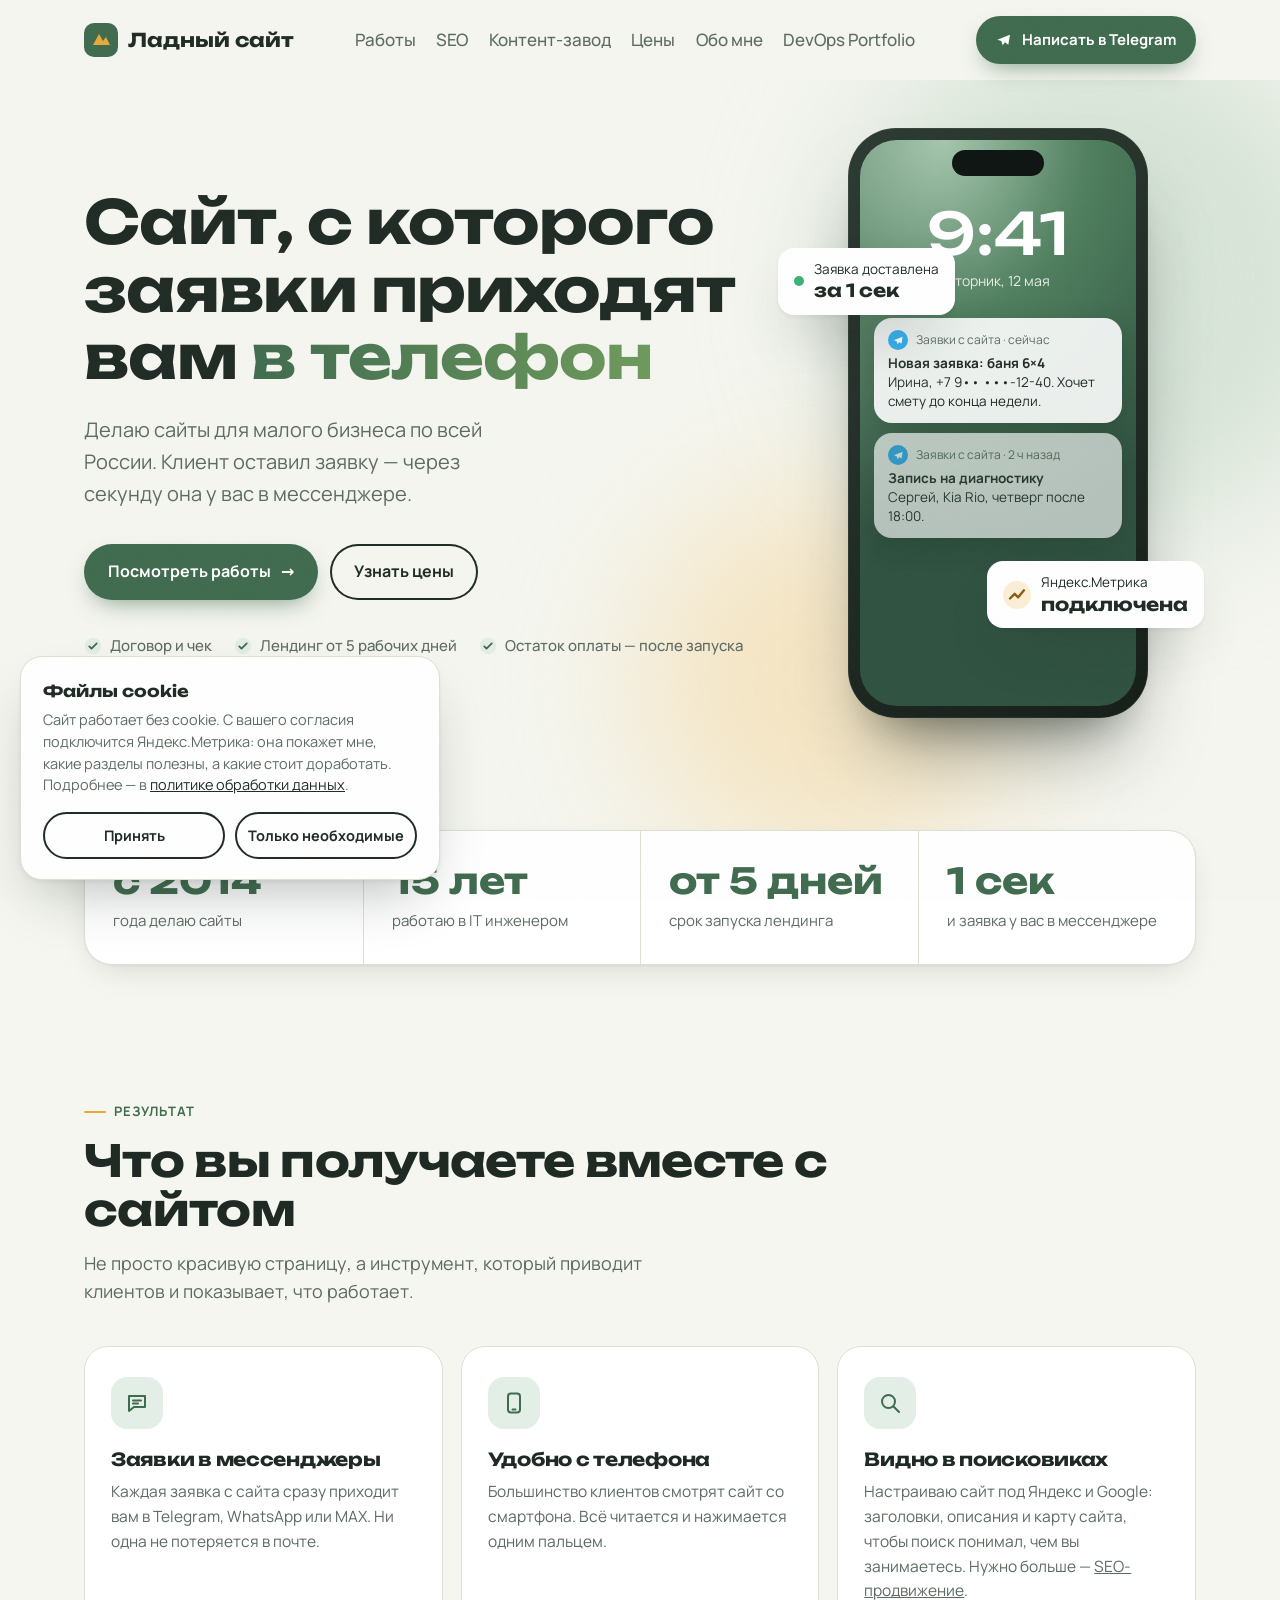
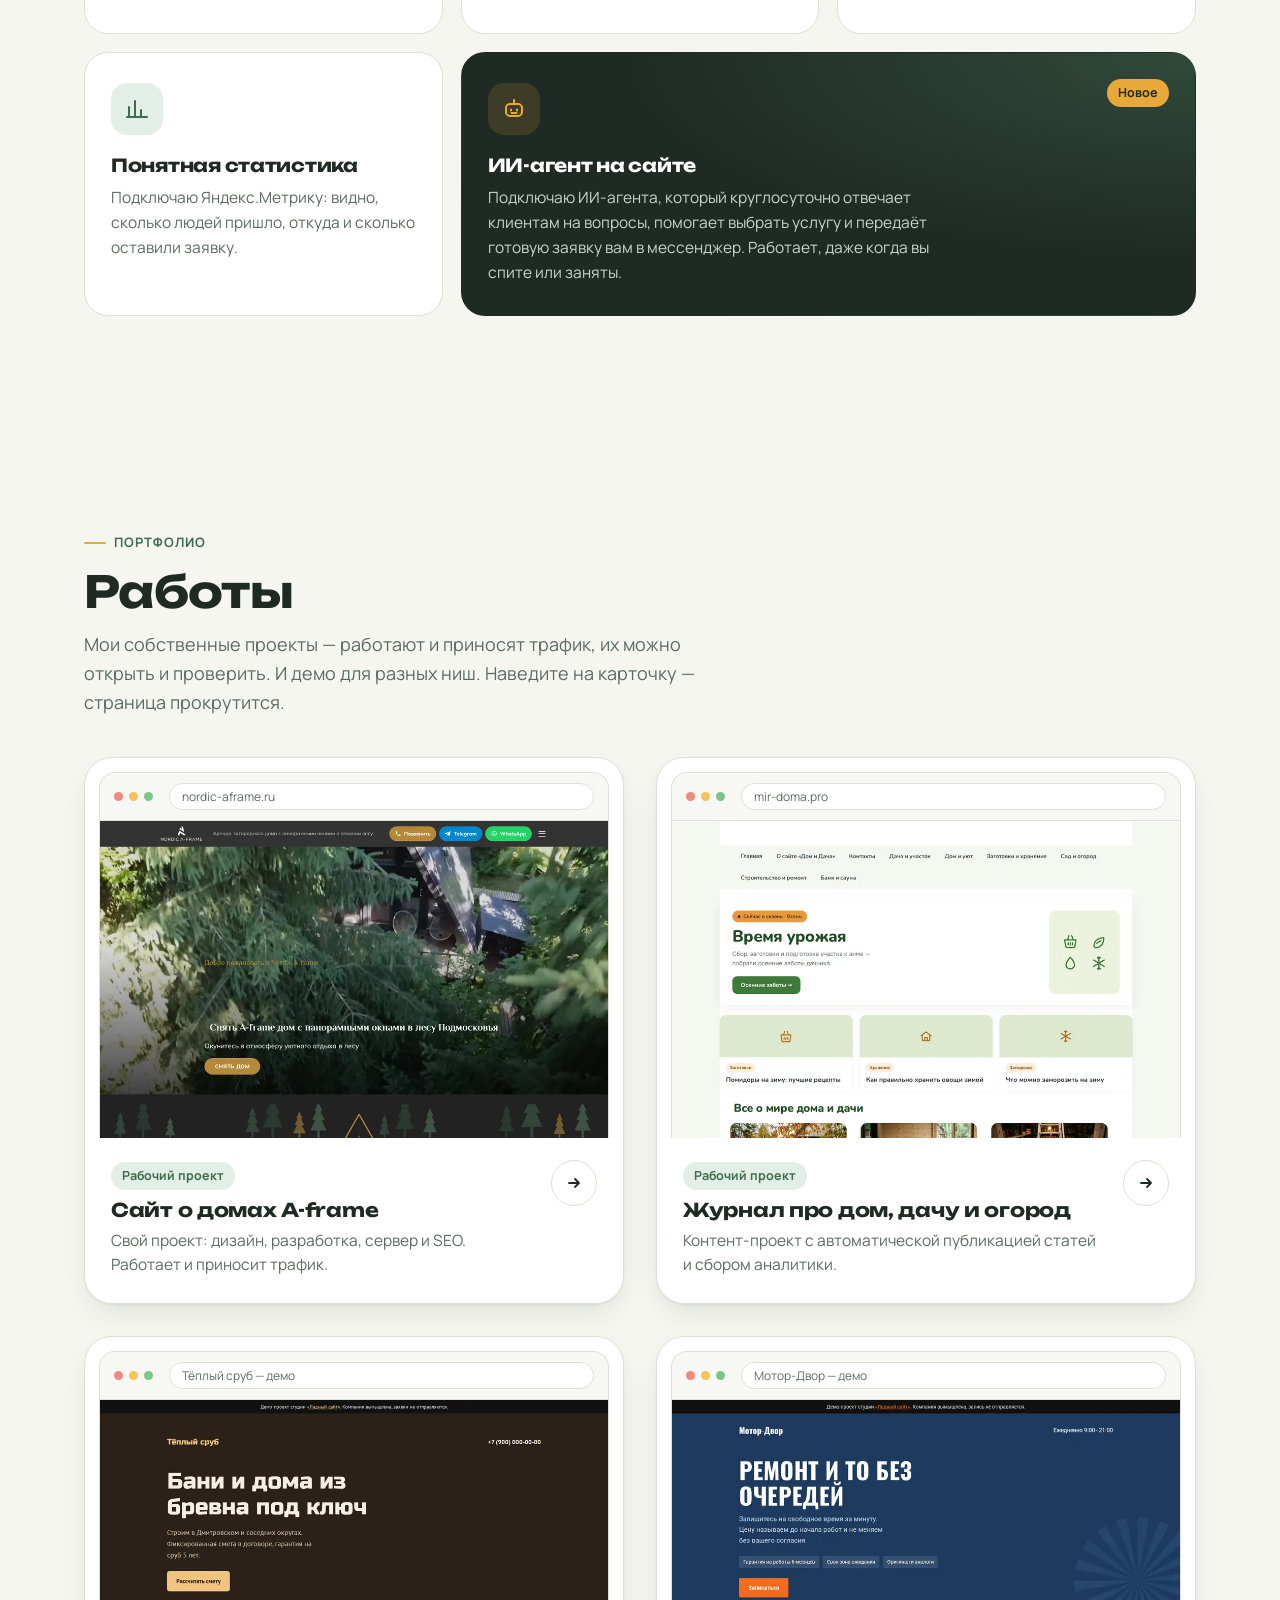
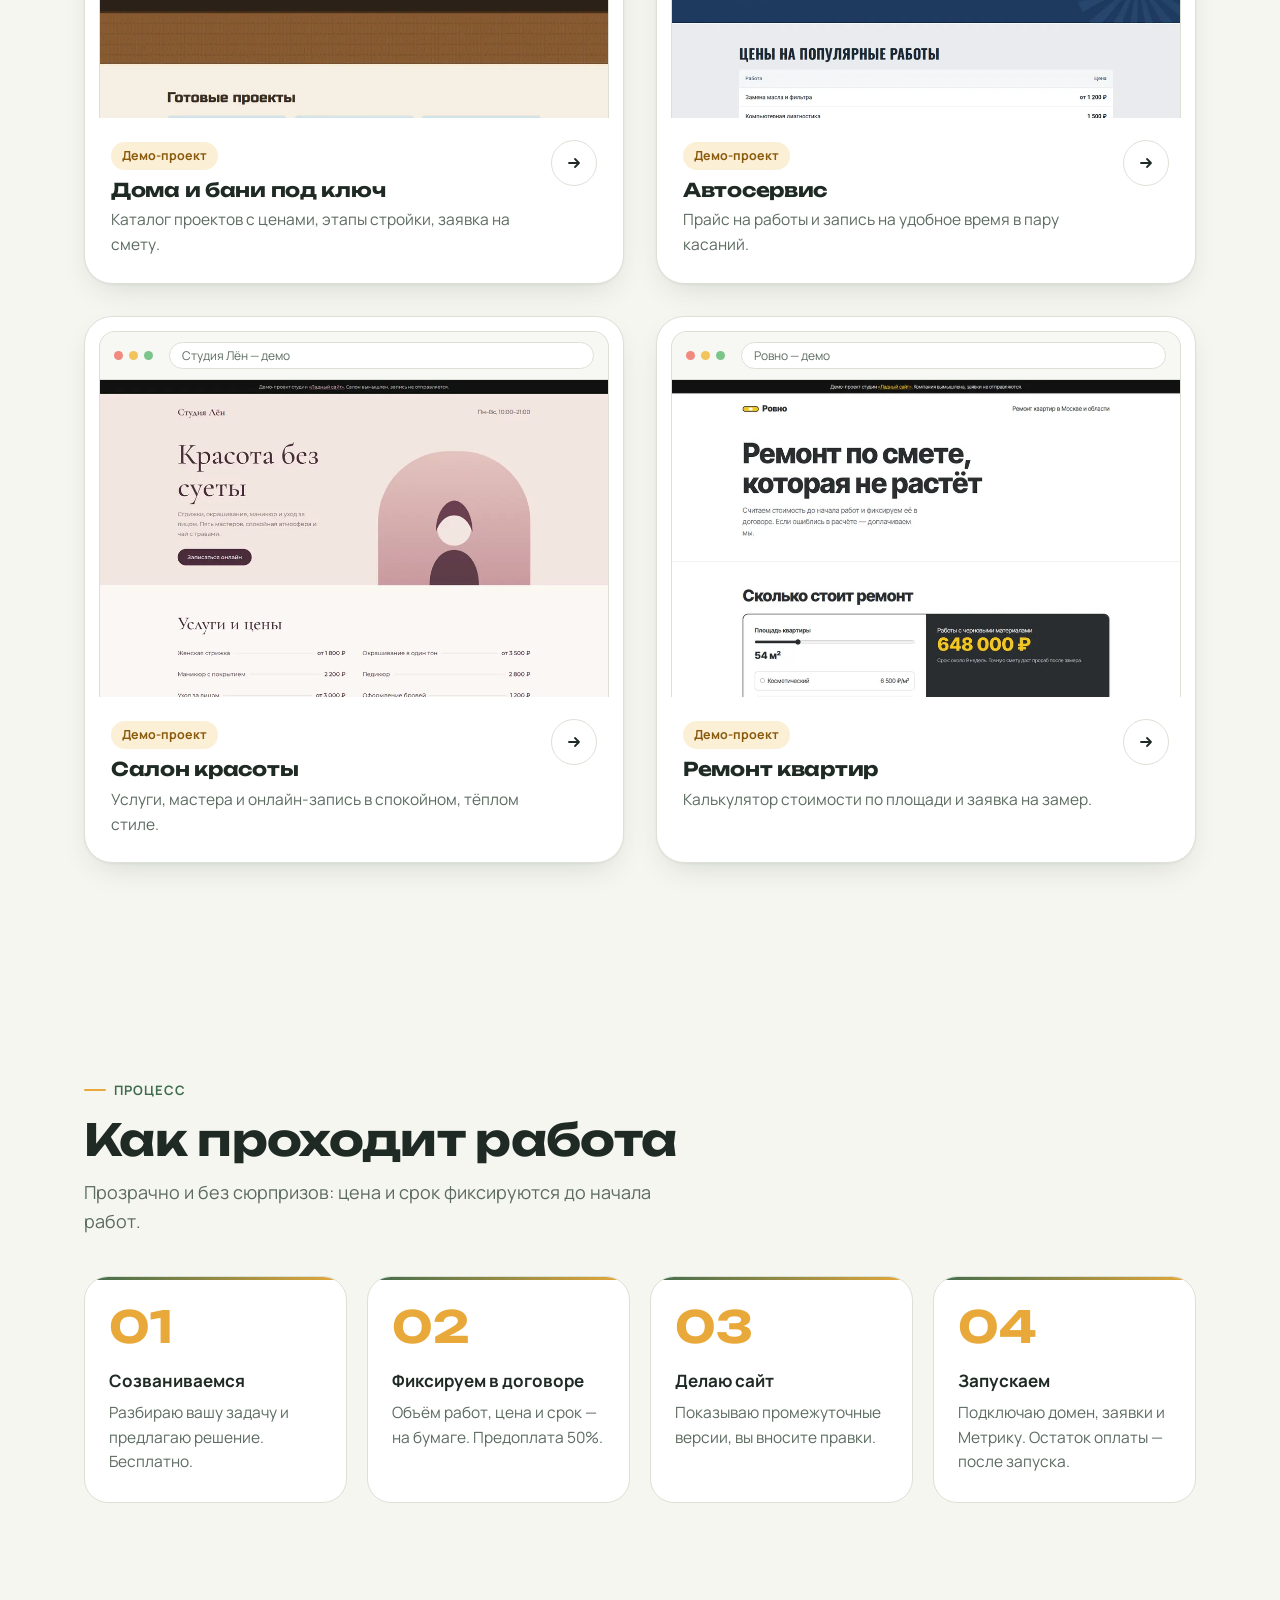
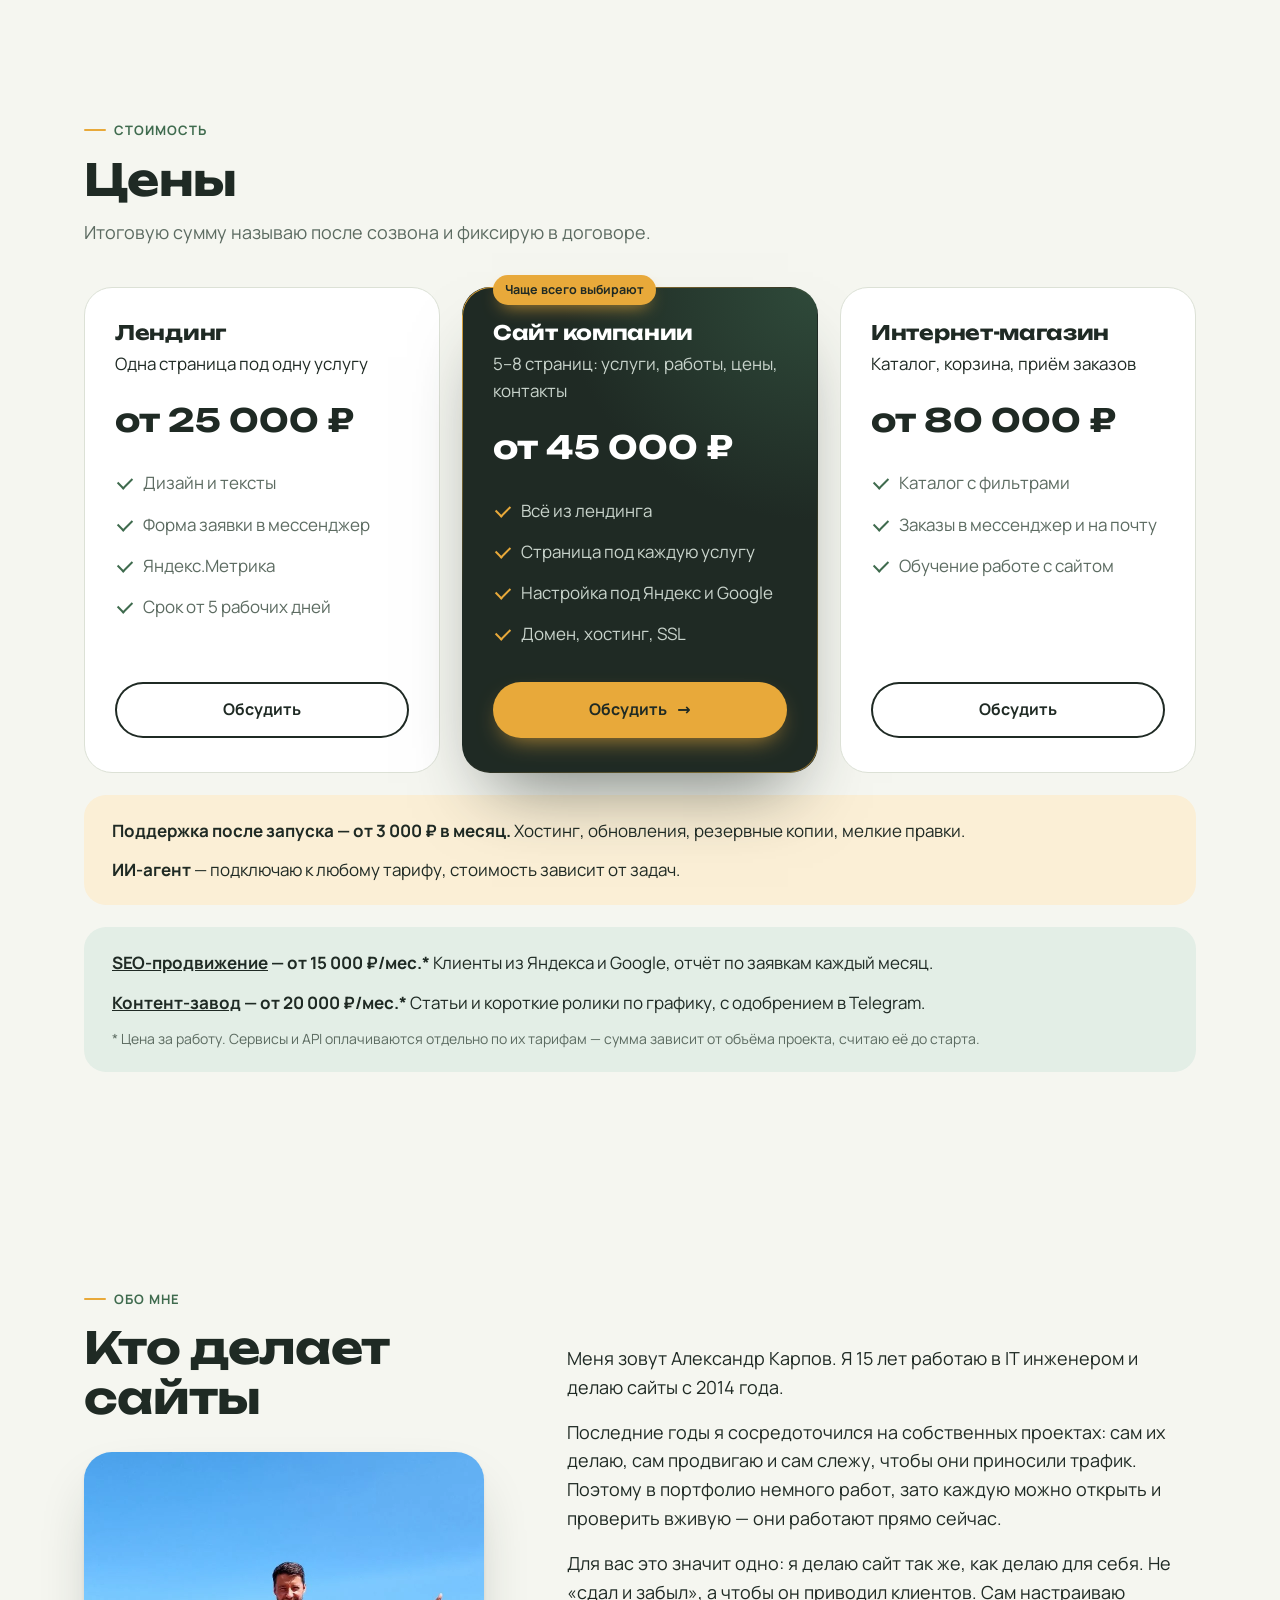
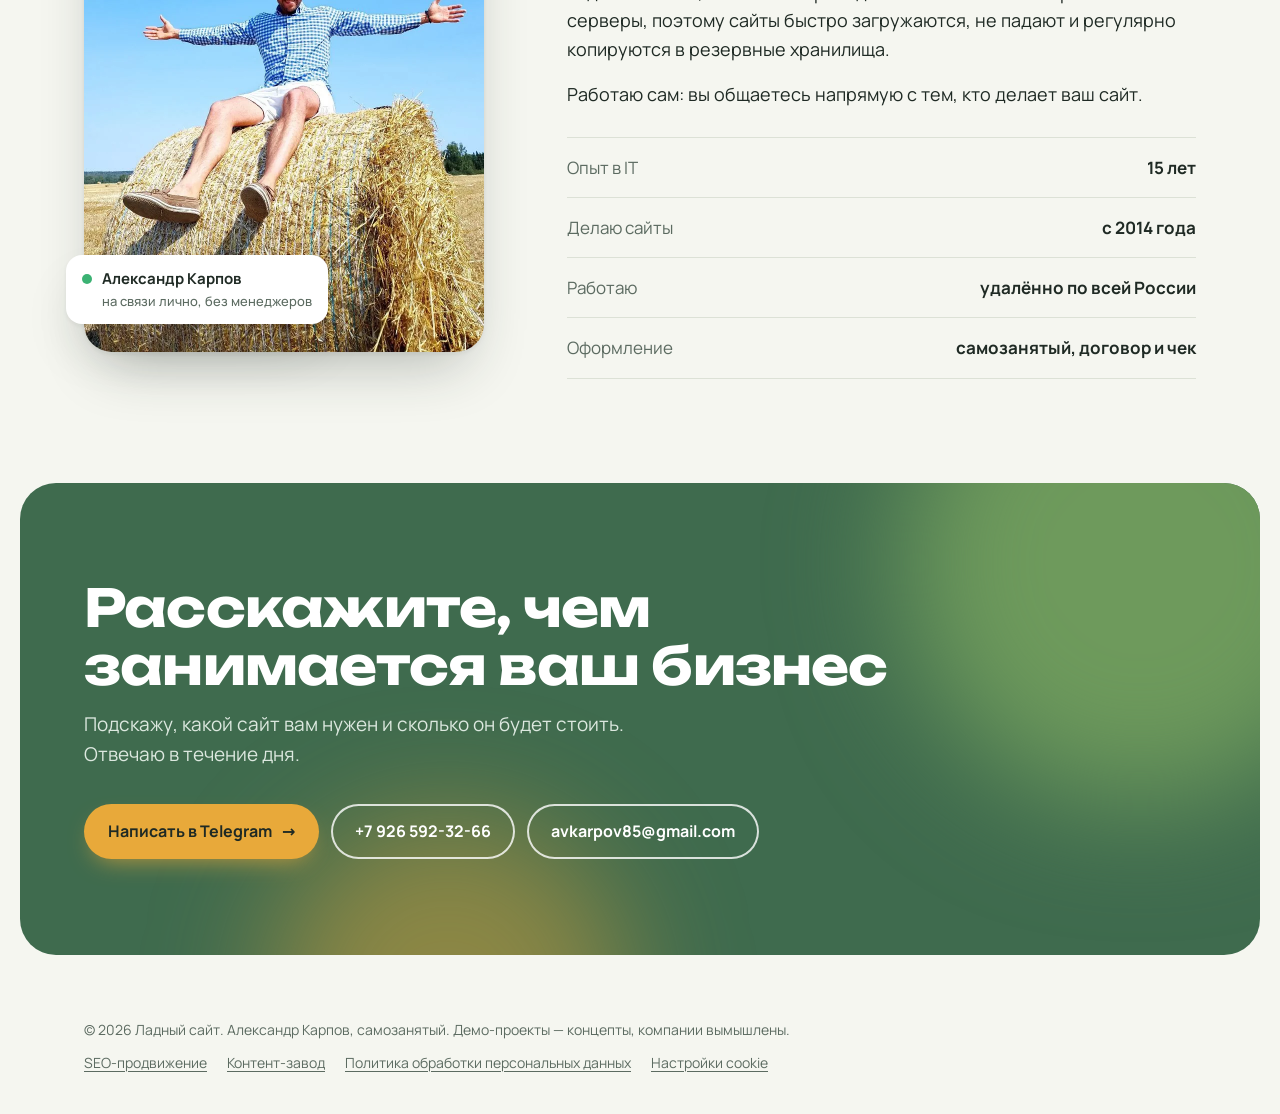
<file: site/index.html>
<!doctype html>
<html lang="ru">
<head>
<meta charset="utf-8">
<meta name="viewport" content="width=device-width, initial-scale=1">
<title>Ладный сайт — сайты для малого бизнеса с заявками в мессенджер</title>
<meta name="description" content="Делаю сайты для малого бизнеса по всей России: лендинги, сайты компаний, магазины. Заявки в мессенджер, SEO под Яндекс и Google, ИИ-агенты.">
<link rel="canonical" href="https://ladnysite.ru/">
<meta name="robots" content="index, follow, max-image-preview:large">
<meta name="author" content="Александр Карпов">
<meta name="yandex-verification" content="4502cea974830c9f">
<meta name="google-site-verification" content="_JImAOdz5_Fn0gRt_w26xBnTaT7x3HJkW0gy2hKK9p8">

<link rel="icon" href="/favicon.ico" sizes="any">
<link rel="icon" href="/favicon.svg" type="image/svg+xml">
<link rel="apple-touch-icon" href="/apple-touch-icon.png">
<link rel="manifest" href="/site.webmanifest">

<meta property="og:type" content="website">
<meta property="og:locale" content="ru_RU">
<meta property="og:site_name" content="Ладный сайт">
<meta property="og:url" content="https://ladnysite.ru/">
<meta property="og:title" content="Ладный сайт — сайты для малого бизнеса с заявками в мессенджер">
<meta property="og:description" content="Делаю сайты для малого бизнеса по всей России: лендинги, сайты компаний, магазины. Заявки в мессенджер, SEO под Яндекс и Google, ИИ-агенты.">
<meta property="og:image" content="https://ladnysite.ru/img/og.jpg">
<meta property="og:image:width" content="1200">
<meta property="og:image:height" content="630">
<meta property="og:image:alt" content="Ладный сайт: сайты, с которых заявки приходят в мессенджер">
<meta name="twitter:card" content="summary_large_image">
<meta name="twitter:title" content="Ладный сайт — сайты для малого бизнеса с заявками в мессенджер">
<meta name="twitter:description" content="Делаю сайты для малого бизнеса по всей России: лендинги, сайты компаний, магазины. Заявки в мессенджер, SEO под Яндекс и Google, ИИ-агенты.">
<meta name="twitter:image" content="https://ladnysite.ru/img/og.jpg">

<script type="application/ld+json">
{
  "@context": "https://schema.org",
  "@graph": [
    {
      "@type": "ProfessionalService",
      "@id": "https://ladnysite.ru/#studio",
      "name": "Ладный сайт",
      "url": "https://ladnysite.ru/",
      "logo": "https://ladnysite.ru/icon-512.png",
      "image": "https://ladnysite.ru/img/og.jpg",
      "description": "Делаю сайты для малого бизнеса по всей России: лендинги, сайты компаний, магазины. Заявки в мессенджер, SEO под Яндекс и Google, ИИ-агенты.",
      "telephone": "+7-926-592-32-66",
      "email": "avkarpov85@gmail.com",
      "areaServed": {"@type": "Country", "name": "Россия"},
      "priceRange": "от 25 000 ₽",
      "founder": {"@id": "https://ladnysite.ru/#person"},
      "sameAs": ["https://t.me/Baller23"],
      "hasOfferCatalog": {
        "@type": "OfferCatalog",
        "name": "Разработка сайтов",
        "itemListElement": [
          {"@type": "Offer", "itemOffered": {"@type": "Service", "name": "Лендинг"}, "priceSpecification": {"@type": "PriceSpecification", "minPrice": 25000, "priceCurrency": "RUB"}},
          {"@type": "Offer", "itemOffered": {"@type": "Service", "name": "Сайт компании"}, "priceSpecification": {"@type": "PriceSpecification", "minPrice": 45000, "priceCurrency": "RUB"}},
          {"@type": "Offer", "itemOffered": {"@type": "Service", "name": "Интернет-магазин"}, "priceSpecification": {"@type": "PriceSpecification", "minPrice": 80000, "priceCurrency": "RUB"}}
        ]
      }
    },
    {
      "@type": "Person",
      "@id": "https://ladnysite.ru/#person",
      "name": "Александр Карпов",
      "jobTitle": "Веб-разработчик",
      "image": "https://ladnysite.ru/img/aleksandr-karpov.webp",
      "url": "https://ladnysite.ru/#about"
    },
    {
      "@type": "WebSite",
      "@id": "https://ladnysite.ru/#website",
      "url": "https://ladnysite.ru/",
      "name": "Ладный сайт",
      "inLanguage": "ru",
      "publisher": {"@id": "https://ladnysite.ru/#studio"}
    }
  ]
}
</script>
<meta name="theme-color" content="#F5F6F0">
<link href="fonts/fonts.css" rel="stylesheet">
<style>
:root{
  --bg:#F5F6F0; --paper:#FFFFFF; --ink:#1F2A24; --muted:#5C6B61;
  --moss:#3F6B4E; --moss-d:#2F5240; --honey:#E8A93A; --line:#DCE1D6;
  --ease:cubic-bezier(.2,.7,.2,1);
  --shadow:0 1px 2px rgba(31,42,36,.05),0 12px 32px -12px rgba(31,42,36,.18);
  --shadow-h:0 2px 4px rgba(31,42,36,.06),0 28px 60px -20px rgba(31,42,36,.32);
}
*{box-sizing:border-box;margin:0;padding:0}
html{scroll-behavior:smooth;scroll-padding-top:84px}
body{background:var(--bg);color:var(--ink);font:400 17px/1.6 Manrope,system-ui,sans-serif;-webkit-font-smoothing:antialiased;overflow-x:hidden}
/* лёгкое зерно поверх всего — убирает «пластиковость» плоских заливок */
body::after{content:"";position:fixed;inset:0;pointer-events:none;z-index:100;opacity:.035;
  background-image:url("data:image/svg+xml,%3Csvg xmlns='http://www.w3.org/2000/svg' width='160' height='160'%3E%3Cfilter id='n'%3E%3CfeTurbulence type='fractalNoise' baseFrequency='.85' numOctaves='3' stitchTiles='stitch'/%3E%3C/filter%3E%3Crect width='100%25' height='100%25' filter='url(%23n)'/%3E%3C/svg%3E")}
a{color:inherit}
a:focus-visible,button:focus-visible{outline:3px solid var(--honey);outline-offset:3px;border-radius:6px}
img{display:block;max-width:100%}
.wrap{max-width:1160px;margin:0 auto;padding:0 24px}
h1,h2,h3{font-family:Unbounded,Manrope,sans-serif;font-weight:700;line-height:1.12;letter-spacing:-.015em}
h2{font-size:clamp(28px,4vw,44px);margin-bottom:14px;max-width:20ch}
.kicker{display:inline-flex;align-items:center;gap:8px;font-size:13px;font-weight:700;letter-spacing:.08em;text-transform:uppercase;color:var(--moss);margin-bottom:14px}
.kicker::before{content:"";width:22px;height:2px;background:var(--honey);border-radius:2px}
.sub{color:var(--muted);max-width:56ch;margin-bottom:40px;font-size:18px}
section{padding:104px 0}

/* появление при прокрутке */
.js [data-r]{opacity:0;transform:translateY(28px);transition:opacity .9s var(--ease) var(--d,0s),transform .9s var(--ease) var(--d,0s)}
.js [data-r].in{opacity:1;transform:none}

/* кнопки */
.btn{position:relative;overflow:hidden;display:inline-flex;align-items:center;gap:10px;background:var(--moss);color:#fff;text-decoration:none;font-weight:700;padding:15px 24px;border-radius:999px;border:0;cursor:pointer;font-size:16px;
  transition:transform .35s var(--ease),box-shadow .35s var(--ease),background .25s;box-shadow:0 10px 24px -10px rgba(63,107,78,.7)}
.btn:hover{transform:translateY(-2px);background:var(--moss-d);box-shadow:0 16px 32px -12px rgba(63,107,78,.8)}
.btn::after{content:"";position:absolute;top:0;left:-60%;width:40%;height:100%;background:linear-gradient(100deg,transparent,rgba(255,255,255,.35),transparent);transform:skewX(-20deg);transition:left .7s var(--ease)}
.btn:hover::after{left:130%}
.btn .ar{transition:transform .35s var(--ease)}
.btn:hover .ar{transform:translateX(4px)}
.btn.ghost{background:transparent;color:var(--ink);box-shadow:inset 0 0 0 2px var(--ink)}
.btn.ghost:hover{background:var(--ink);color:#fff}
.btn.ghost::after{display:none}
.btn.honey{background:var(--honey);color:var(--ink);box-shadow:0 10px 24px -10px rgba(232,169,58,.8)}
.btn.honey:hover{background:#f0b955}

/* header */
header{position:sticky;top:0;z-index:50;padding:16px 0;transition:background .4s,box-shadow .4s,padding .4s}
header.scrolled{background:rgba(245,246,240,.78);backdrop-filter:saturate(1.4) blur(16px);-webkit-backdrop-filter:saturate(1.4) blur(16px);box-shadow:0 1px 0 var(--line);padding:10px 0}
header .wrap{display:flex;align-items:center;justify-content:space-between;gap:16px}
.logo{display:flex;align-items:center;gap:10px;font-family:Unbounded;font-weight:700;font-size:19px;text-decoration:none}
.logo svg{flex:none;transition:transform .6s var(--ease)}
.logo:hover svg{transform:rotate(-8deg) scale(1.06)}
nav{display:flex;gap:28px;font-weight:500}
nav a{text-decoration:none;color:var(--muted);position:relative;transition:color .25s}
nav a::after{content:"";position:absolute;left:0;bottom:-4px;width:100%;height:2px;background:var(--honey);transform:scaleX(0);transform-origin:right;transition:transform .4s var(--ease)}
nav a:hover{color:var(--ink)}
nav a:hover::after{transform:scaleX(1);transform-origin:left}
header .btn{padding:12px 20px;font-size:15px}
header nav{gap:clamp(12px,1.6vw,24px)}
@media (max-width:1080px){
  html{scroll-padding-top:112px}
  header .wrap{display:grid;grid-template-columns:1fr auto;row-gap:8px}
  header nav{grid-area:2 / 1 / 3 / -1;flex-wrap:wrap}
}
@media (max-width:860px){
  header nav a:not(.devops-link){display:none}
  header .devops-link{display:inline-flex;align-items:center;min-height:32px}
}
@media (max-width:480px){header .btn span{display:none}}

/* hero */
.hero{position:relative;padding:48px 0 112px;overflow:hidden}
.hero .glow{position:absolute;border-radius:50%;filter:blur(70px);opacity:.55;pointer-events:none;z-index:-1}
.hero .g1{width:520px;height:520px;background:#BFD6C4;right:-80px;top:-60px;animation:drift 18s ease-in-out infinite alternate}
.hero .g2{width:380px;height:380px;background:#F6D9A0;right:260px;bottom:-40px;animation:drift 22s ease-in-out infinite alternate-reverse}
@keyframes drift{to{transform:translate(-60px,40px) scale(1.12)}}
.hero .wrap{display:grid;grid-template-columns:1.25fr .75fr;gap:56px;align-items:center}
.hero h1{font-size:clamp(34px,4.8vw,60px);margin-bottom:24px}
.hero h1 em{font-style:normal;background:linear-gradient(90deg,var(--moss),#6E9A5C);-webkit-background-clip:text;background-clip:text;color:transparent}
.hero p.lead{font-size:20px;color:var(--muted);max-width:36ch;margin-bottom:34px}
.hero .actions{display:flex;flex-wrap:wrap;gap:12px;margin-bottom:34px}
.perks{list-style:none;display:flex;flex-wrap:wrap;gap:10px 22px;color:var(--muted);font-size:15px;font-weight:500}
.perks li{display:flex;align-items:center;gap:8px}
.perks svg{flex:none}
.rise{animation:rise 1s var(--ease) both}
@keyframes rise{from{opacity:0;transform:translateY(24px)}to{opacity:1;transform:none}}
@media (max-width:900px){.hero .wrap{grid-template-columns:1fr}.hero .g2{right:-100px}}
@media (max-width:380px){.wrap{padding:0 16px}.hero h1{font-size:29px}h2{font-size:25px}.phone{width:280px;height:560px}}

/* телефон с уведомлениями — главный образ */
.phone-wrap{justify-self:center;position:relative;animation:rise 1.2s var(--ease) .25s both}
.phone{width:300px;height:590px;border-radius:48px;background:linear-gradient(145deg,#2B3A31,#151D18);padding:12px;position:relative;
  box-shadow:0 0 0 1px rgba(255,255,255,.06) inset,0 50px 80px -30px rgba(31,42,36,.55),0 30px 40px -30px rgba(31,42,36,.4);animation:float 7s ease-in-out infinite}
@keyframes float{50%{transform:translateY(-12px) rotate(.4deg)}}
.phone::before{content:"";position:absolute;top:22px;left:50%;transform:translateX(-50%);width:92px;height:26px;border-radius:20px;background:#0E1411;z-index:2}
.screen{height:100%;border-radius:37px;background:radial-gradient(120% 70% at 30% 0%,#9DC1A6 0%,#4E7E5D 45%,#2F5240 100%);padding:64px 14px 14px;overflow:hidden;position:relative}
.screen::after{content:"";position:absolute;inset:0;background:linear-gradient(115deg,rgba(255,255,255,.14),transparent 40%);pointer-events:none}
.clock{color:#fff;text-align:center;font-family:Unbounded;font-size:58px;font-weight:500;line-height:1}
.date{color:#E8F0EA;text-align:center;font-size:14px;margin:8px 0 26px}
.notes{display:flex;flex-direction:column;gap:10px}
.note{background:rgba(255,255,255,.9);backdrop-filter:blur(10px);border-radius:18px;padding:12px 14px;font-size:13.5px;line-height:1.4;box-shadow:0 10px 26px rgba(20,40,28,.28);transition:opacity .5s,transform .5s var(--ease)}
.note .top{display:flex;align-items:center;gap:8px;margin-bottom:4px;color:var(--muted);font-size:12px}
.note .tg{width:20px;height:20px;border-radius:50%;background:#2AABEE;display:grid;place-items:center;flex:none}
.note b{display:block;color:var(--ink)}
.note.new{animation:drop .8s cubic-bezier(.2,.9,.3,1.2) both}
@keyframes drop{from{opacity:0;transform:translateY(-34px) scale(.94)}to{opacity:1;transform:none}}
.note.old{opacity:.72}
.note.gone{opacity:0;transform:scale(.94)}
.badge-float{position:absolute;background:var(--paper);border-radius:16px;padding:12px 16px;box-shadow:var(--shadow-h);font-size:13.5px;line-height:1.35;display:flex;gap:10px;align-items:center;white-space:nowrap}
.badge-float b{font-family:Unbounded;font-size:18px;display:block}
.badge-float.b1{left:-70px;top:120px;animation:float 8s ease-in-out -2s infinite}
.badge-float.b2{right:-56px;bottom:90px;animation:float 9s ease-in-out -4s infinite}
.dot{width:10px;height:10px;border-radius:50%;background:#3BB273;box-shadow:0 0 0 0 rgba(59,178,115,.6);animation:ping 2s infinite}
@keyframes ping{70%{box-shadow:0 0 0 10px rgba(59,178,115,0)}100%{box-shadow:0 0 0 0 rgba(59,178,115,0)}}
@media (max-width:560px){.badge-float{display:none}}

/* цифры */
.stats{padding:0 0 24px}
.stats .grid{display:grid;grid-template-columns:repeat(4,1fr);background:var(--paper);border:1px solid var(--line);border-radius:28px;box-shadow:var(--shadow)}
.stats .grid>div{padding:30px 28px;border-left:1px solid var(--line)}
.stats .grid>div:first-child{border-left:0}
.stats b{display:block;white-space:nowrap;font-family:Unbounded;font-size:clamp(24px,2.8vw,36px);line-height:1.1;margin-bottom:6px;color:var(--moss)}
.stats .grid>div>span{color:var(--muted);font-size:15px}
@media (max-width:860px){.stats .grid{grid-template-columns:1fr 1fr}.stats .grid>div:nth-child(3){border-left:0}.stats .grid>div:nth-child(n+3){border-top:1px solid var(--line)}}
@media (max-width:560px){.stats .grid{grid-template-columns:repeat(2,minmax(0,1fr));border-radius:22px}.stats .grid>div{padding:20px 16px}.stats b{font-size:22px;white-space:normal}.stats .grid>div>span{font-size:14px;line-height:1.4;display:block}}

/* что получаете */
.offer{display:grid;grid-template-columns:repeat(3,1fr);gap:18px}
@media (max-width:980px){.offer{grid-template-columns:1fr 1fr}}
@media (max-width:560px){.offer{grid-template-columns:1fr}}
.offer>div.ai{grid-column:span 2;position:relative;background:radial-gradient(120% 120% at 100% 0%,#2F4A3A 0%,var(--ink) 65%);color:#fff;border-color:transparent}
.offer>div.ai p{color:#C9D4CC;max-width:52ch}
.offer>div.ai .ico{background:rgba(232,169,58,.14)}
.offer>div.ai:hover .ico{background:rgba(232,169,58,.24)}
.new-tag{position:absolute;top:26px;right:26px;background:var(--honey);color:var(--ink);font-size:12.5px;font-weight:700;padding:4px 11px;border-radius:999px}
@media (max-width:560px){.offer>div.ai{grid-column:auto}}
.offer>div{background:var(--paper);border:1px solid var(--line);border-radius:24px;padding:30px 26px;transition:transform .5s var(--ease),box-shadow .5s var(--ease),border-color .3s}
.offer>div:hover{transform:translateY(-6px);box-shadow:var(--shadow-h);border-color:transparent}
.ico{width:52px;height:52px;border-radius:16px;background:#E3EEE6;display:grid;place-items:center;margin-bottom:20px;transition:transform .5s var(--ease),background .3s}
.offer>div:hover .ico{transform:rotate(-6deg) scale(1.08);background:#FBEFD6}
.offer h3{font-size:18px;margin-bottom:10px}
.offer p{color:var(--muted);font-size:15.5px}

/* работы */
.work{display:grid;grid-template-columns:repeat(2,1fr);gap:32px}
@media (max-width:800px){.work{grid-template-columns:1fr}}
.case{display:block;text-decoration:none;background:var(--paper);border-radius:28px;overflow:hidden;border:1px solid var(--line);box-shadow:var(--shadow);transition:transform .6s var(--ease),box-shadow .6s var(--ease)}
.case:hover{transform:translateY(-8px);box-shadow:var(--shadow-h)}
.frame{margin:14px 14px 0;border-radius:16px 16px 0 0;overflow:hidden;background:#EEF1EA;border:1px solid var(--line);border-bottom:0}
.bar{display:flex;align-items:center;gap:6px;padding:10px 14px;background:#F7F8F4;border-bottom:1px solid var(--line)}
.bar i{width:9px;height:9px;border-radius:50%;background:#D9DED4}
.bar i:nth-child(1){background:#F08A7E}.bar i:nth-child(2){background:#F2C45A}.bar i:nth-child(3){background:#7CC58A}
.bar span{margin-left:10px;flex:1;background:#fff;border:1px solid var(--line);border-radius:999px;font-size:12px;color:var(--muted);padding:3px 12px;overflow:hidden;text-overflow:ellipsis;white-space:nowrap}
.shotbox{aspect-ratio:16/10;overflow:hidden}
/* при наведении страница медленно «прокручивается» внутри рамки */
.shotbox img{width:100%;height:100%;object-fit:cover;object-position:50% 0;transition:object-position 7s cubic-bezier(.45,.05,.55,.95)}
.case:hover .shotbox img{object-position:50% 100%}
.case .meta{padding:22px 26px 26px;display:grid;grid-template-columns:1fr auto;gap:4px 16px;align-items:start}
.case .meta>div{min-width:0}
.go{width:46px;height:46px;border-radius:50%;border:1.5px solid var(--line);display:grid;place-items:center;transition:background .35s,border-color .35s,transform .5s var(--ease)}
.case:hover .go{background:var(--ink);border-color:var(--ink);transform:rotate(-45deg)}
.case:hover .go path{stroke:#fff}
.tag{display:inline-block;font-size:12.5px;font-weight:700;padding:4px 11px;border-radius:999px;margin-bottom:10px}
.tag.real{background:#E3EEE6;color:var(--moss)}
.tag.demo{background:#FBEFD6;color:#8A5A0C}
.case h3{font-size:19px;margin-bottom:6px}
.case p{color:var(--muted);font-size:15.5px}

/* этапы */
.steps{list-style:none;display:grid;grid-template-columns:repeat(4,1fr);gap:20px;counter-reset:s}
@media (max-width:900px){.steps{grid-template-columns:1fr 1fr}}
@media (max-width:520px){.steps{grid-template-columns:1fr}}
.steps li{counter-increment:s;background:var(--paper);border:1px solid var(--line);border-radius:24px;padding:28px 24px;position:relative;overflow:hidden;transition:transform .5s var(--ease),box-shadow .5s var(--ease)}
.steps li:hover{transform:translateY(-6px);box-shadow:var(--shadow-h)}
.steps li::before{content:"0" counter(s);font-family:Unbounded;font-weight:700;font-size:44px;line-height:1;color:var(--honey);display:block;margin-bottom:18px}
.steps li::after{content:"";position:absolute;left:0;top:0;height:3px;width:100%;background:linear-gradient(90deg,var(--moss),var(--honey));transform:scaleX(0);transform-origin:left;transition:transform 1.1s var(--ease) calc(var(--d,0s) + .3s)}
.steps li.in::after{transform:scaleX(1)}
.steps b{display:block;margin-bottom:6px;font-size:17px}
.steps p{color:var(--muted);font-size:15.5px}

/* цены */
.prices{display:grid;grid-template-columns:repeat(3,1fr);gap:22px;align-items:stretch}
@media (max-width:900px){.prices{grid-template-columns:1fr}}
.price{background:var(--paper);border:1px solid var(--line);border-radius:28px;padding:34px 30px;display:flex;flex-direction:column;position:relative;transition:transform .5s var(--ease),box-shadow .5s var(--ease)}
.price:hover{transform:translateY(-8px);box-shadow:var(--shadow-h)}
.price.main{background:radial-gradient(120% 80% at 100% 0%,#2F4A3A 0%,var(--ink) 60%);color:#fff;border-color:transparent;box-shadow:0 40px 70px -30px rgba(31,42,36,.6)}
.price.main::before{content:"";position:absolute;inset:-1px;border-radius:29px;padding:1px;background:linear-gradient(140deg,var(--honey),transparent 40%,transparent 60%,rgba(232,169,58,.6));
  -webkit-mask:linear-gradient(#000 0 0) content-box,linear-gradient(#000 0 0);-webkit-mask-composite:xor;mask-composite:exclude;pointer-events:none}
.price.main p,.price.main li{color:#C9D4CC}
.pop{position:absolute;top:-13px;left:30px;background:var(--honey);color:var(--ink);font-size:12.5px;font-weight:700;padding:5px 12px;border-radius:999px;box-shadow:0 8px 18px -8px rgba(232,169,58,.9)}
.price h3{font-size:20px;margin-bottom:6px}
.price .sum{font-family:Unbounded;font-size:32px;font-weight:700;margin:18px 0 10px}
.price ul{list-style:none;margin:6px 0 28px;flex:1}
.price li{padding:7px 0 7px 28px;position:relative;color:var(--muted)}
.price li::before{content:"";position:absolute;left:3px;top:15px;width:12px;height:7px;border-left:2.5px solid var(--moss);border-bottom:2.5px solid var(--moss);transform:rotate(-45deg)}
.price.main li::before{border-color:var(--honey)}
.price .btn{justify-content:center}
.support{margin-top:22px;background:#FBEFD6;border-radius:22px;padding:22px 28px;display:flex;flex-wrap:wrap;justify-content:space-between;gap:12px;align-items:center}

/* обо мне */
.about .wrap{display:grid;grid-template-columns:.8fr 1.2fr;gap:64px}
@media (max-width:900px){.about .wrap{grid-template-columns:1fr;gap:20px}}
.about p{margin-bottom:16px;max-width:60ch;font-size:18px}
.about .wrap>div:last-child{padding-top:64px}
@media (max-width:900px){.about .wrap>div:last-child{padding-top:0}}
.me{position:relative;margin-top:30px;max-width:400px}
.me img{width:100%;height:auto;aspect-ratio:4/5;object-fit:cover;border-radius:28px;box-shadow:var(--shadow-h);transition:transform .8s var(--ease)}
.me:hover img{transform:rotate(-1.5deg) scale(1.02)}
.me figcaption{position:absolute;left:-18px;bottom:28px;background:var(--paper);border-radius:16px;padding:12px 16px;box-shadow:var(--shadow-h);font-weight:700;font-size:15px;display:grid;grid-template-columns:auto 1fr;column-gap:10px;align-items:center}
.me figcaption small{grid-column:2;font-weight:500;font-size:13px;color:var(--muted)}
@media (max-width:900px){.me figcaption{left:12px}}
.facts{list-style:none;border-top:1px solid var(--line);margin-top:28px}
.facts li{display:flex;justify-content:space-between;gap:16px;padding:16px 0;border-bottom:1px solid var(--line)}
.facts span{color:var(--muted)}
.facts b{text-align:right}

/* контакт */
.contact{position:relative;overflow:hidden;background:var(--moss);color:#fff;border-radius:36px;margin:0 20px 40px;padding:96px 0}
.contact::before,.contact::after{content:"";position:absolute;border-radius:50%;filter:blur(60px);pointer-events:none}
.contact::before{width:480px;height:480px;background:#6E9A5C;right:-120px;top:-160px;animation:drift 16s ease-in-out infinite alternate}
.contact::after{width:360px;height:360px;background:rgba(232,169,58,.45);left:20%;bottom:-220px;animation:drift 20s ease-in-out infinite alternate-reverse}
.contact .wrap{position:relative;z-index:1}
.contact h2{max-width:18ch;font-size:clamp(30px,4.4vw,52px)}
.contact p{color:#DCE8DF;max-width:52ch;margin:10px 0 34px;font-size:19px}
.contact .btn.ghost{color:#fff;box-shadow:inset 0 0 0 2px rgba(255,255,255,.8)}
.contact .btn.ghost:hover{background:#fff;color:var(--ink)}
.contact .row{display:flex;flex-wrap:wrap;gap:12px}
footer{padding:24px 0 40px;color:var(--muted);font-size:14px}
footer .wrap{display:flex;flex-wrap:wrap;justify-content:space-between;gap:10px 24px}
footer .docs{display:flex;flex-wrap:wrap;gap:8px 20px}
footer a,footer button{color:var(--muted);background:none;border:0;font:inherit;cursor:pointer;text-decoration:underline;text-underline-offset:3px}
footer a:hover,footer button:hover{color:var(--ink)}

/* согласие на cookie */
.consent{position:fixed;left:20px;bottom:20px;z-index:90;max-width:420px;background:var(--paper);border:1px solid var(--line);border-radius:22px;padding:22px 22px 20px;box-shadow:var(--shadow-h);font-size:14.5px;line-height:1.5;
  transform:translateY(24px);opacity:0;visibility:hidden;transition:transform .6s var(--ease),opacity .6s var(--ease),visibility 0s .6s}
.consent.show{transform:none;opacity:1;visibility:visible;transition:transform .6s var(--ease),opacity .6s var(--ease)}
.consent b{display:block;font-family:Unbounded;font-size:16px;margin-bottom:6px}
.consent p{color:var(--muted);margin-bottom:16px}
.consent p a{color:var(--ink)}
.consent .row{display:grid;grid-template-columns:1fr 1fr;gap:10px}
.consent button{font:700 14.5px Manrope,sans-serif;padding:12px 10px;border-radius:999px;cursor:pointer;background:var(--paper);color:var(--ink);border:2px solid var(--ink);transition:background .25s,color .25s}
.consent button:hover{background:var(--ink);color:#fff}
@media (max-width:520px){.consent{left:10px;right:10px;bottom:10px;max-width:none}}

@media (prefers-reduced-motion:reduce){
  html{scroll-behavior:auto}
  *,*::before,*::after{animation:none!important;transition:none!important}
  .js [data-r]{opacity:1;transform:none}
}
</style>
<script>document.documentElement.classList.add('js')</script>
</head>
<body>

<header id="top">
  <div class="wrap">
    <a class="logo" href="#">
      <svg width="34" height="34" viewBox="0 0 34 34" aria-hidden="true"><rect width="34" height="34" rx="10" fill="#3F6B4E"/><path d="M9 22l6-11 4 7 3-4 4 8z" fill="#E8A93A"/></svg>
      Ладный сайт
    </a>
    <nav aria-label="Разделы">
      <a href="#work">Работы</a>
      <a href="/seo/">SEO</a>
      <a href="/kontent-zavod/">Контент-завод</a>
      <a href="#prices">Цены</a>
      <a href="#about">Обо мне</a>
      <a class="devops-link" href="/devops/" lang="en">DevOps Portfolio</a>
    </nav>
    <a class="btn" href="https://t.me/Baller23"><svg width="16" height="16" viewBox="0 0 24 24" aria-hidden="true"><path fill="#fff" d="M21 4L2 11.5l6 2 2 6.5 3.5-4.5 5 3.5z"/></svg><span>Написать в Telegram</span></a>
  </div>
</header>

<main>
<section class="hero">
  <div class="glow g1"></div><div class="glow g2"></div>
  <div class="wrap">
    <div>
      <h1 class="rise">Сайт, с которого заявки приходят вам <em>в&nbsp;телефон</em></h1>
      <p class="lead rise" style="animation-delay:.12s">Делаю сайты для малого бизнеса по всей России. Клиент оставил заявку — через секунду она у вас в мессенджере.</p>
      <div class="actions rise" style="animation-delay:.24s">
        <a class="btn" href="#work">Посмотреть работы <span class="ar">→</span></a>
        <a class="btn ghost" href="#prices">Узнать цены</a>
      </div>
      <ul class="perks rise" style="animation-delay:.36s">
        <li><svg width="18" height="18" viewBox="0 0 24 24" aria-hidden="true"><circle cx="12" cy="12" r="11" fill="#E3EEE6"/><path d="M7 12.5l3 3 7-7" fill="none" stroke="#3F6B4E" stroke-width="2.4" stroke-linecap="round" stroke-linejoin="round"/></svg>Договор и чек</li>
        <li><svg width="18" height="18" viewBox="0 0 24 24" aria-hidden="true"><circle cx="12" cy="12" r="11" fill="#E3EEE6"/><path d="M7 12.5l3 3 7-7" fill="none" stroke="#3F6B4E" stroke-width="2.4" stroke-linecap="round" stroke-linejoin="round"/></svg>Лендинг от 5 рабочих дней</li>
        <li><svg width="18" height="18" viewBox="0 0 24 24" aria-hidden="true"><circle cx="12" cy="12" r="11" fill="#E3EEE6"/><path d="M7 12.5l3 3 7-7" fill="none" stroke="#3F6B4E" stroke-width="2.4" stroke-linecap="round" stroke-linejoin="round"/></svg>Остаток оплаты — после запуска</li>
      </ul>
    </div>
    <div class="phone-wrap">
      <div class="phone" aria-label="Пример уведомления о заявке в мессенджере">
        <div class="screen">
          <div class="clock">9:41</div>
          <div class="date">Вторник, 12 мая</div>
          <div class="notes" id="notes">
            <div class="note new" style="animation-delay:.9s">
              <div class="top"><span class="tg"><svg width="11" height="11" viewBox="0 0 24 24"><path fill="#fff" d="M21 4L2 11.5l6 2 2 6.5 3.5-4.5 5 3.5z"/></svg></span>Заявки с сайта · сейчас</div>
              <b>Новая заявка: баня 6×4</b>
              Ирина, +7 9•• •••-12-40. Хочет смету до конца недели.
            </div>
            <div class="note old">
              <div class="top"><span class="tg"><svg width="11" height="11" viewBox="0 0 24 24"><path fill="#fff" d="M21 4L2 11.5l6 2 2 6.5 3.5-4.5 5 3.5z"/></svg></span>Заявки с сайта · 2 ч назад</div>
              <b>Запись на диагностику</b>
              Сергей, Kia Rio, четверг после 18:00.
            </div>
          </div>
        </div>
      </div>
      <div class="badge-float b1"><span class="dot"></span><div>Заявка доставлена<b>за 1 сек</b></div></div>
      <div class="badge-float b2"><svg width="28" height="28" viewBox="0 0 24 24" aria-hidden="true"><circle cx="12" cy="12" r="12" fill="#FBEFD6"/><path d="M6 15l4-4 3 3 5-6" fill="none" stroke="#8A5A0C" stroke-width="2" stroke-linecap="round" stroke-linejoin="round"/></svg><div>Яндекс.Метрика<b>подключена</b></div></div>
    </div>
  </div>
</section>

<section class="stats" aria-label="Коротко о студии">
  <div class="wrap">
    <div class="grid" data-r>
      <div><b>с <span data-count="2014" data-from="2000">2014</span></b><span>года делаю сайты</span></div>
      <div><b><span data-count="15">15</span> лет</b><span>работаю в IT инженером</span></div>
      <div><b>от <span data-count="5">5</span> дней</b><span>срок запуска лендинга</span></div>
      <div><b><span data-count="1">1</span> сек</b><span>и заявка у вас в мессенджере</span></div>
    </div>
  </div>
</section>

<section>
  <div class="wrap">
    <div data-r><span class="kicker">Результат</span><h2>Что вы получаете вместе с сайтом</h2>
    <p class="sub">Не просто красивую страницу, а инструмент, который приводит клиентов и показывает, что работает.</p></div>
    <div class="offer">
      <div data-r><div class="ico"><svg width="24" height="24" viewBox="0 0 24 24" fill="none" stroke="#3F6B4E" stroke-width="2" stroke-linejoin="round" aria-hidden="true"><path d="M4 5h16v11H9l-5 4z"/><path d="M8 9.5h8M8 12.5h5" stroke-linecap="round"/></svg></div><h3>Заявки в мессенджеры</h3><p>Каждая заявка с сайта сразу приходит вам в Telegram, WhatsApp или MAX. Ни одна не потеряется в почте.</p></div>
      <div data-r><div class="ico"><svg width="24" height="24" viewBox="0 0 24 24" fill="none" stroke="#3F6B4E" stroke-width="2" aria-hidden="true"><rect x="6" y="2.5" width="12" height="19" rx="3"/><path d="M10.5 18.5h3" stroke-linecap="round"/></svg></div><h3>Удобно с телефона</h3><p>Большинство клиентов смотрят сайт со смартфона. Всё читается и нажимается одним пальцем.</p></div>
      <div data-r><div class="ico"><svg width="24" height="24" viewBox="0 0 24 24" fill="none" stroke="#3F6B4E" stroke-width="2" stroke-linecap="round" aria-hidden="true"><circle cx="10.5" cy="10.5" r="6.5"/><path d="M15.5 15.5L21 21"/></svg></div><h3>Видно в поисковиках</h3><p>Настраиваю сайт под Яндекс и Google: заголовки, описания и карту сайта, чтобы поиск понимал, чем вы занимаетесь. Нужно больше — <a href="/seo/">SEO-продвижение</a>.</p></div>
      <div data-r><div class="ico"><svg width="24" height="24" viewBox="0 0 24 24" fill="none" stroke="#3F6B4E" stroke-width="2" stroke-linecap="round" stroke-linejoin="round" aria-hidden="true"><path d="M4 20V10M10 20V4M16 20v-7M22 20H2"/></svg></div><h3>Понятная статистика</h3><p>Подключаю Яндекс.Метрику: видно, сколько людей пришло, откуда и сколько оставили заявку.</p></div>
      <div class="ai" data-r><span class="new-tag">Новое</span><div class="ico"><svg width="24" height="24" viewBox="0 0 24 24" fill="none" stroke="#E8A93A" stroke-width="2" stroke-linecap="round" stroke-linejoin="round" aria-hidden="true"><rect x="4" y="7" width="16" height="12" rx="4"/><path d="M12 3v4M9 12.5v1M15 12.5v1M9.5 16h5"/></svg></div><h3>ИИ-агент на сайте</h3><p>Подключаю ИИ-агента, который круглосуточно отвечает клиентам на вопросы, помогает выбрать услугу и передаёт готовую заявку вам в мессенджер. Работает, даже когда вы спите или заняты.</p></div>
    </div>
  </div>
</section>

<section id="work">
  <div class="wrap">
    <div data-r><span class="kicker">Портфолио</span><h2>Работы</h2>
    <p class="sub">Мои собственные проекты — работают и приносят трафик, их можно открыть и проверить. И демо для разных ниш. Наведите на карточку — страница прокрутится.</p></div>
    <div class="work">
      <a class="case" href="https://nordic-aframe.ru" target="_blank" rel="noopener" data-r>
        <div class="frame"><div class="bar"><i></i><i></i><i></i><span>nordic-aframe.ru</span></div>
        <div class="shotbox"><img src="img/work/aframe.webp" width="1000" height="2000" loading="lazy" decoding="async" alt="Главная страница сайта Nordic A-frame: аренда дома в лесу"></div></div>
        <div class="meta"><div><span class="tag real">Рабочий проект</span><h3>Сайт о домах A-frame</h3><p>Свой проект: дизайн, разработка, сервер и SEO. Работает и приносит трафик.</p></div><span class="go"><svg width="16" height="16" viewBox="0 0 16 16"><path d="M3 8h10M9 4l4 4-4 4" fill="none" stroke="#1F2A24" stroke-width="1.8" stroke-linecap="round" stroke-linejoin="round"/></svg></span></div>
      </a>
      <a class="case" href="https://mir-doma.pro" target="_blank" rel="noopener" data-r>
        <div class="frame"><div class="bar"><i></i><i></i><i></i><span>mir-doma.pro</span></div>
        <div class="shotbox"><img src="img/work/mirdoma.webp" width="1000" height="1803" loading="lazy" decoding="async" alt="Главная страница журнала «Мир дома» про дачу и огород"></div></div>
        <div class="meta"><div><span class="tag real">Рабочий проект</span><h3>Журнал про дом, дачу и огород</h3><p>Контент-проект с автоматической публикацией статей и сбором аналитики.</p></div><span class="go"><svg width="16" height="16" viewBox="0 0 16 16"><path d="M3 8h10M9 4l4 4-4 4" fill="none" stroke="#1F2A24" stroke-width="1.8" stroke-linecap="round" stroke-linejoin="round"/></svg></span></div>
      </a>
      <a class="case" href="demo/doma-bani/" data-r>
        <div class="frame"><div class="bar"><i></i><i></i><i></i><span>Тёплый сруб — демо</span></div>
        <div class="shotbox"><img src="img/work/bani.webp" width="1000" height="1580" loading="lazy" decoding="async" alt="Демо-сайт «Тёплый сруб»: дома и бани под ключ"></div></div>
        <div class="meta"><div><span class="tag demo">Демо-проект</span><h3>Дома и бани под ключ</h3><p>Каталог проектов с ценами, этапы стройки, заявка на смету.</p></div><span class="go"><svg width="16" height="16" viewBox="0 0 16 16"><path d="M3 8h10M9 4l4 4-4 4" fill="none" stroke="#1F2A24" stroke-width="1.8" stroke-linecap="round" stroke-linejoin="round"/></svg></span></div>
      </a>
      <a class="case" href="demo/avtoservis/" data-r>
        <div class="frame"><div class="bar"><i></i><i></i><i></i><span>Мотор-Двор — демо</span></div>
        <div class="shotbox"><img src="img/work/auto.webp" width="1000" height="1292" loading="lazy" decoding="async" alt="Демо-сайт автосервиса «Мотор-Двор»"></div></div>
        <div class="meta"><div><span class="tag demo">Демо-проект</span><h3>Автосервис</h3><p>Прайс на работы и запись на удобное время в пару касаний.</p></div><span class="go"><svg width="16" height="16" viewBox="0 0 16 16"><path d="M3 8h10M9 4l4 4-4 4" fill="none" stroke="#1F2A24" stroke-width="1.8" stroke-linecap="round" stroke-linejoin="round"/></svg></span></div>
      </a>
      <a class="case" href="demo/salon/" data-r>
        <div class="frame"><div class="bar"><i></i><i></i><i></i><span>Студия Лён — демо</span></div>
        <div class="shotbox"><img src="img/work/salon.webp" width="1000" height="1566" loading="lazy" decoding="async" alt="Демо-сайт салона красоты «Студия Лён»"></div></div>
        <div class="meta"><div><span class="tag demo">Демо-проект</span><h3>Салон красоты</h3><p>Услуги, мастера и онлайн-запись в спокойном, тёплом стиле.</p></div><span class="go"><svg width="16" height="16" viewBox="0 0 16 16"><path d="M3 8h10M9 4l4 4-4 4" fill="none" stroke="#1F2A24" stroke-width="1.8" stroke-linecap="round" stroke-linejoin="round"/></svg></span></div>
      </a>
      <a class="case" href="demo/remont/" data-r>
        <div class="frame"><div class="bar"><i></i><i></i><i></i><span>Ровно — демо</span></div>
        <div class="shotbox"><img src="img/work/remont.webp" width="1000" height="1257" loading="lazy" decoding="async" alt="Демо-сайт «Ровно»: ремонт квартир с калькулятором"></div></div>
        <div class="meta"><div><span class="tag demo">Демо-проект</span><h3>Ремонт квартир</h3><p>Калькулятор стоимости по площади и заявка на замер.</p></div><span class="go"><svg width="16" height="16" viewBox="0 0 16 16"><path d="M3 8h10M9 4l4 4-4 4" fill="none" stroke="#1F2A24" stroke-width="1.8" stroke-linecap="round" stroke-linejoin="round"/></svg></span></div>
      </a>
    </div>
  </div>
</section>

<section id="steps">
  <div class="wrap">
    <div data-r><span class="kicker">Процесс</span><h2>Как проходит работа</h2>
    <p class="sub">Прозрачно и без сюрпризов: цена и срок фиксируются до начала работ.</p></div>
    <ol class="steps">
      <li data-r><b>Созваниваемся</b><p>Разбираю вашу задачу и предлагаю решение. Бесплатно.</p></li>
      <li data-r><b>Фиксируем в договоре</b><p>Объём работ, цена и срок — на бумаге. Предоплата 50%.</p></li>
      <li data-r><b>Делаю сайт</b><p>Показываю промежуточные версии, вы вносите правки.</p></li>
      <li data-r><b>Запускаем</b><p>Подключаю домен, заявки и Метрику. Остаток оплаты — после запуска.</p></li>
    </ol>
  </div>
</section>

<section id="prices">
  <div class="wrap">
    <div data-r><span class="kicker">Стоимость</span><h2>Цены</h2>
    <p class="sub">Итоговую сумму называю после созвона и фиксирую в договоре.</p></div>
    <div class="prices">
      <div class="price" data-r>
        <h3>Лендинг</h3>
        <p>Одна страница под одну услугу</p>
        <div class="sum">от 25 000 ₽</div>
        <ul><li>Дизайн и тексты</li><li>Форма заявки в мессенджер</li><li>Яндекс.Метрика</li><li>Срок от 5 рабочих дней</li></ul>
        <a class="btn ghost" href="https://t.me/Baller23">Обсудить</a>
      </div>
      <div class="price main" data-r>
        <span class="pop">Чаще всего выбирают</span>
        <h3>Сайт компании</h3>
        <p>5–8 страниц: услуги, работы, цены, контакты</p>
        <div class="sum">от 45 000 ₽</div>
        <ul><li>Всё из лендинга</li><li>Страница под каждую услугу</li><li>Настройка под Яндекс и Google</li><li>Домен, хостинг, SSL</li></ul>
        <a class="btn honey" href="https://t.me/Baller23">Обсудить <span class="ar">→</span></a>
      </div>
      <div class="price" data-r>
        <h3>Интернет-магазин</h3>
        <p>Каталог, корзина, приём заказов</p>
        <div class="sum">от 80 000 ₽</div>
        <ul><li>Каталог с фильтрами</li><li>Заказы в мессенджер и на почту</li><li>Обучение работе с сайтом</li></ul>
        <a class="btn ghost" href="https://t.me/Baller23">Обсудить</a>
      </div>
    </div>
    <div class="support" data-r>
      <div><b>Поддержка после запуска — от 3 000 ₽ в месяц.</b> Хостинг, обновления, резервные копии, мелкие правки.</div>
      <div><b>ИИ-агент</b> — подключаю к любому тарифу, стоимость зависит от задач.</div>
    </div>
    <div class="support" data-r style="background:#E3EEE6">
      <div><b><a href="/seo/">SEO-продвижение</a> — от 15 000 ₽/мес.*</b> Клиенты из Яндекса и Google, отчёт по заявкам каждый месяц.</div>
      <div><b><a href="/kontent-zavod/">Контент-завод</a> — от 20 000 ₽/мес.*</b> Статьи и короткие ролики по графику, с одобрением в Telegram.</div>
      <div style="flex-basis:100%;font-size:14px;color:var(--muted)">* Цена за работу. Сервисы и API оплачиваются отдельно по их тарифам — сумма зависит от объёма проекта, считаю её до старта.</div>
    </div>
  </div>
</section>

<section class="about" id="about">
  <div class="wrap">
    <div data-r>
      <span class="kicker">Обо мне</span><h2>Кто делает сайты</h2>
      <figure class="me">
        <img src="img/aleksandr-karpov.webp" width="800" height="1000" loading="lazy" decoding="async" alt="Александр Карпов, автор студии «Ладный сайт»">
        <figcaption><span class="dot"></span>Александр Карпов<small>на связи лично, без менеджеров</small></figcaption>
      </figure>
    </div>
    <div data-r>
      <p>Меня зовут Александр Карпов. Я 15 лет работаю в IT инженером и делаю сайты с 2014 года.</p>
      <p>Последние годы я сосредоточился на собственных проектах: сам их делаю, сам продвигаю и сам слежу, чтобы они приносили трафик. Поэтому в портфолио немного работ, зато каждую можно открыть и проверить вживую — они работают прямо сейчас.</p>
      <p>Для вас это значит одно: я делаю сайт так же, как делаю для себя. Не «сдал и забыл», а чтобы он приводил клиентов. Сам настраиваю серверы, поэтому сайты быстро загружаются, не падают и регулярно копируются в резервные хранилища.</p>
      <p>Работаю сам: вы общаетесь напрямую с тем, кто делает ваш сайт.</p>
      <ul class="facts">
        <li><span>Опыт в IT</span><b>15 лет</b></li>
        <li><span>Делаю сайты</span><b>с 2014 года</b></li>
        <li><span>Работаю</span><b>удалённо по всей России</b></li>
        <li><span>Оформление</span><b>самозанятый, договор и чек</b></li>
      </ul>
    </div>
  </div>
</section>
</main>

<section class="contact" id="contact">
  <div class="wrap" data-r>
    <h2>Расскажите, чем занимается ваш бизнес</h2>
    <p>Подскажу, какой сайт вам нужен и сколько он будет стоить. Отвечаю в течение дня.</p>
    <div class="row">
      <a class="btn honey" href="https://t.me/Baller23">Написать в Telegram <span class="ar">→</span></a>
      <a class="btn ghost" href="tel:+79265923266">+7 926 592-32-66</a>
      <a class="btn ghost" href="mailto:avkarpov85@gmail.com">avkarpov85@gmail.com</a>
    </div>
  </div>
</section>

<footer><div class="wrap">
  <span>© 2026 Ладный сайт. Александр Карпов, самозанятый. Демо-проекты — концепты, компании вымышлены.</span>
  <div class="docs"><a href="/seo/">SEO-продвижение</a><a href="/kontent-zavod/">Контент-завод</a><a href="privacy/">Политика обработки персональных данных</a><button type="button" id="consent-open">Настройки cookie</button></div>
</div></footer>

<div class="consent" id="consent" role="dialog" aria-labelledby="consent-title" aria-describedby="consent-text">
  <b id="consent-title">Файлы cookie</b>
  <p id="consent-text">Сайт работает без cookie. С вашего согласия подключится Яндекс.Метрика: она покажет мне, какие разделы полезны, а какие стоит доработать. Подробнее — в <a href="privacy/">политике обработки данных</a>.</p>
  <div class="row">
    <button type="button" data-consent="all">Принять</button>
    <button type="button" data-consent="necessary">Только необходимые</button>
  </div>
</div>

<script>
// Яндекс.Метрика загружается только после согласия посетителя (152-ФЗ).
// Цели учитываются только после согласия.
(function(){
  var ID = 113935228, KEY = 'ls-consent', TTL = 365 * 24 * 3600 * 1000;
  var box = document.getElementById('consent'), loaded = false;

  function read(){
    try { var c = JSON.parse(localStorage.getItem(KEY)); return c && Date.now() - c.t < TTL ? c.v : null; }
    catch (e) { return null; }
  }
  function save(v){ try { localStorage.setItem(KEY, JSON.stringify({ v: v, t: Date.now() })); } catch (e) {} }

  function loadMetrika(){
    if (loaded) return; loaded = true;
    (function(m,e,t,r,i,k,a){
      m[i]=m[i]||function(){(m[i].a=m[i].a||[]).push(arguments)};
      m[i].l=1*new Date();
      for (var j = 0; j < document.scripts.length; j++) {if (document.scripts[j].src === r) { return; }}
      k=e.createElement(t),a=e.getElementsByTagName(t)[0],k.async=1,k.src=r,a.parentNode.insertBefore(k,a)
    })(window, document, 'script', 'https://mc.yandex.ru/metrika/tag.js?id=' + ID, 'ym');
    ym(ID, 'init', {ssr:true, webvisor:true, clickmap:true, referrer:document.referrer, url:location.href, accurateTrackBounce:true, trackLinks:true});
  }

  // цели: клики по способам связи
  window.lsGoal = function(g){ if (loaded) ym(ID, 'reachGoal', g); };
  document.addEventListener('click', function(e){
    var a = e.target.closest && e.target.closest('a[href]'); if (!a) return;
    var h = a.getAttribute('href');
    if (h.indexOf('t.me/') > -1) lsGoal('tg_click');
    else if (h.indexOf('tel:') === 0) lsGoal('phone_click');
    else if (h.indexOf('mailto:') === 0) lsGoal('email_click');
  });

  function show(){ box.classList.add('show'); }
  function hide(){ box.classList.remove('show'); }
  box.addEventListener('click', function(e){
    var v = e.target.getAttribute('data-consent'); if (!v) return;
    var was = read();
    save(v); hide();
    if (v === 'all') loadMetrika();
    else if (was === 'all') location.reload(); // отзыв согласия: перезагрузка выгружает Метрику
  });
  document.getElementById('consent-open').addEventListener('click', show);

  var c = read();
  if (c === 'all') loadMetrika();
  else if (!c) setTimeout(show, 1200);
})();
</script>

<script>
(function(){
  var reduce = matchMedia('(prefers-reduced-motion: reduce)').matches;

  // шапка: фон с размытием после начала прокрутки
  var header = document.getElementById('top');
  var onScroll = function(){ header.classList.toggle('scrolled', scrollY > 10); };
  addEventListener('scroll', onScroll, {passive:true}); onScroll();

  // соседние элементы появляются по очереди
  var groups = new Map();
  document.querySelectorAll('[data-r]').forEach(function(el){
    var p = el.parentElement, i = groups.get(p) || 0;
    el.style.setProperty('--d', Math.min(i, 5) * 0.09 + 's');
    groups.set(p, i + 1);
  });

  // счётчики в блоке цифр
  function count(el){
    var to = +el.dataset.count, from = +(el.dataset.from || 0), t0 = null, dur = 1400;
    function step(t){ t0 = t0 || t; var k = Math.min((t - t0) / dur, 1); k = 1 - Math.pow(1 - k, 3);
      el.textContent = Math.round(from + (to - from) * k); if (k < 1) requestAnimationFrame(step); }
    requestAnimationFrame(step);
  }

  if (!('IntersectionObserver' in window) || reduce) {
    document.querySelectorAll('[data-r]').forEach(function(el){ el.classList.add('in'); });
  } else {
    var io = new IntersectionObserver(function(entries){
      entries.forEach(function(e){
        if (!e.isIntersecting) return;
        e.target.classList.add('in');
        e.target.querySelectorAll('[data-count]').forEach(count);
        io.unobserve(e.target);
      });
    }, {threshold:.15, rootMargin:'0px 0px -40px 0px'});
    document.querySelectorAll('[data-r]').forEach(function(el){ io.observe(el); });
  }

  // в телефоне по кругу приходят новые заявки
  if (reduce) return;
  var feed = [
    ['Запись на маникюр', 'Анна, суббота 12:00. Покрытие гель-лак.'],
    ['Заявка на замер', 'Квартира 54 м², новостройка. Удобно в будни вечером.'],
    ['Новая заявка: дом 8×10', 'Павел, участок 12 соток. Просит перезвонить.'],
    ['Запись на ТО', 'Hyundai Solaris, 60 000 км. Пятница утром.'],
    ['Новая заявка: баня 6×6', 'Ольга, с террасой. Интересует печь на дровах.']
  ];
  var notes = document.getElementById('notes'), n = 0;
  var icons = {
    tg: notes.querySelector('.tg').outerHTML,
    wa: '<span class="tg" style="background:#25D366"><svg width="11" height="11" viewBox="0 0 24 24"><path fill="#fff" d="M12 3a9 9 0 0 0-7.8 13.5L3 21l4.6-1.2A9 9 0 1 0 12 3z"/></svg></span>'
  };
  setInterval(function(){
    if (document.hidden) return;
    var all = notes.querySelectorAll('.note');
    all.forEach(function(el, i){
      el.classList.remove('new'); el.classList.add('old');
      var t = el.querySelector('.top'); if (i === 0) t.lastChild.textContent = t.lastChild.textContent.replace('сейчас', '1 мин назад');
    });
    if (all.length >= 3) { var last = all[all.length - 1]; last.classList.add('gone'); setTimeout(function(){ last.remove(); }, 500); }
    var f = feed[n++ % feed.length], d = document.createElement('div');
    d.className = 'note new';
    d.innerHTML = '<div class="top">' + icons[n % 2 ? 'wa' : 'tg'] + (n % 2 ? 'WhatsApp' : 'Telegram') + ' · сейчас</div><b>' + f[0] + '</b>' + f[1];
    notes.prepend(d);
  }, 4200);
})();
</script>
</body>
</html>
</file>
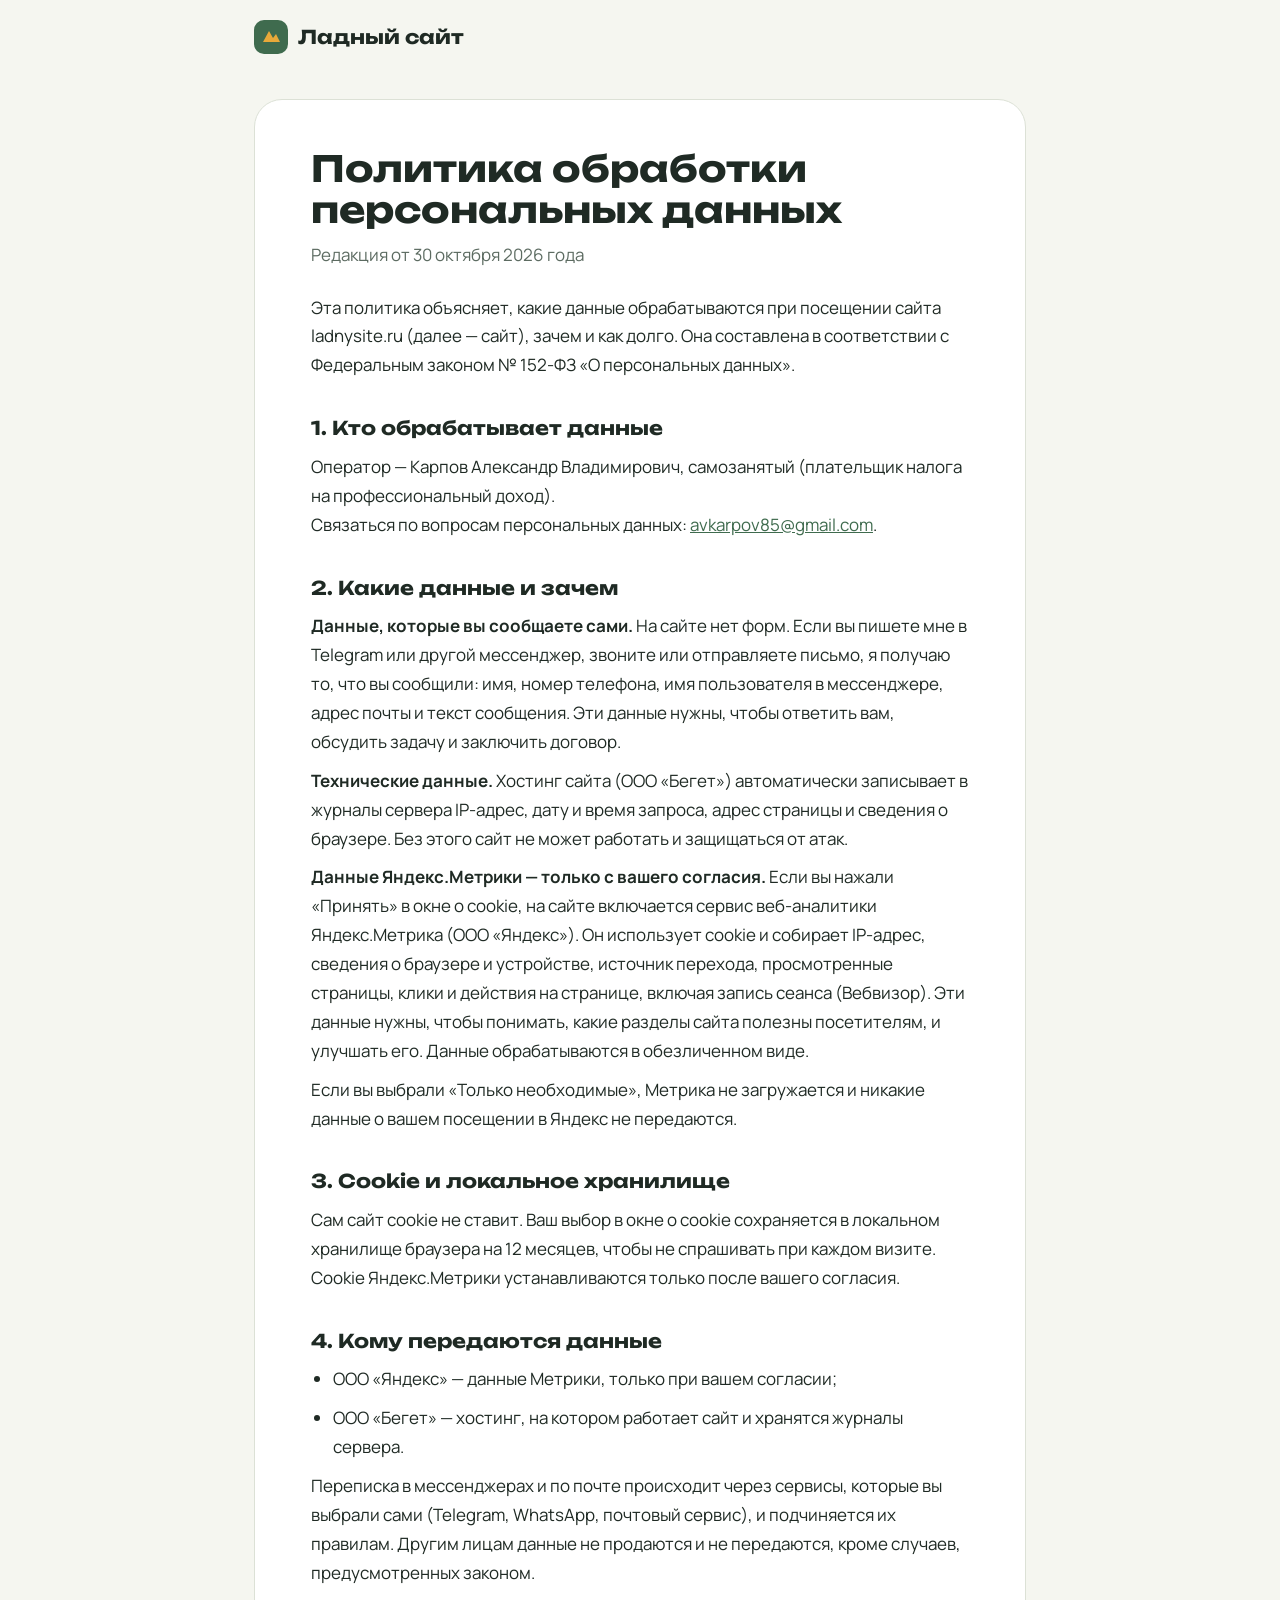
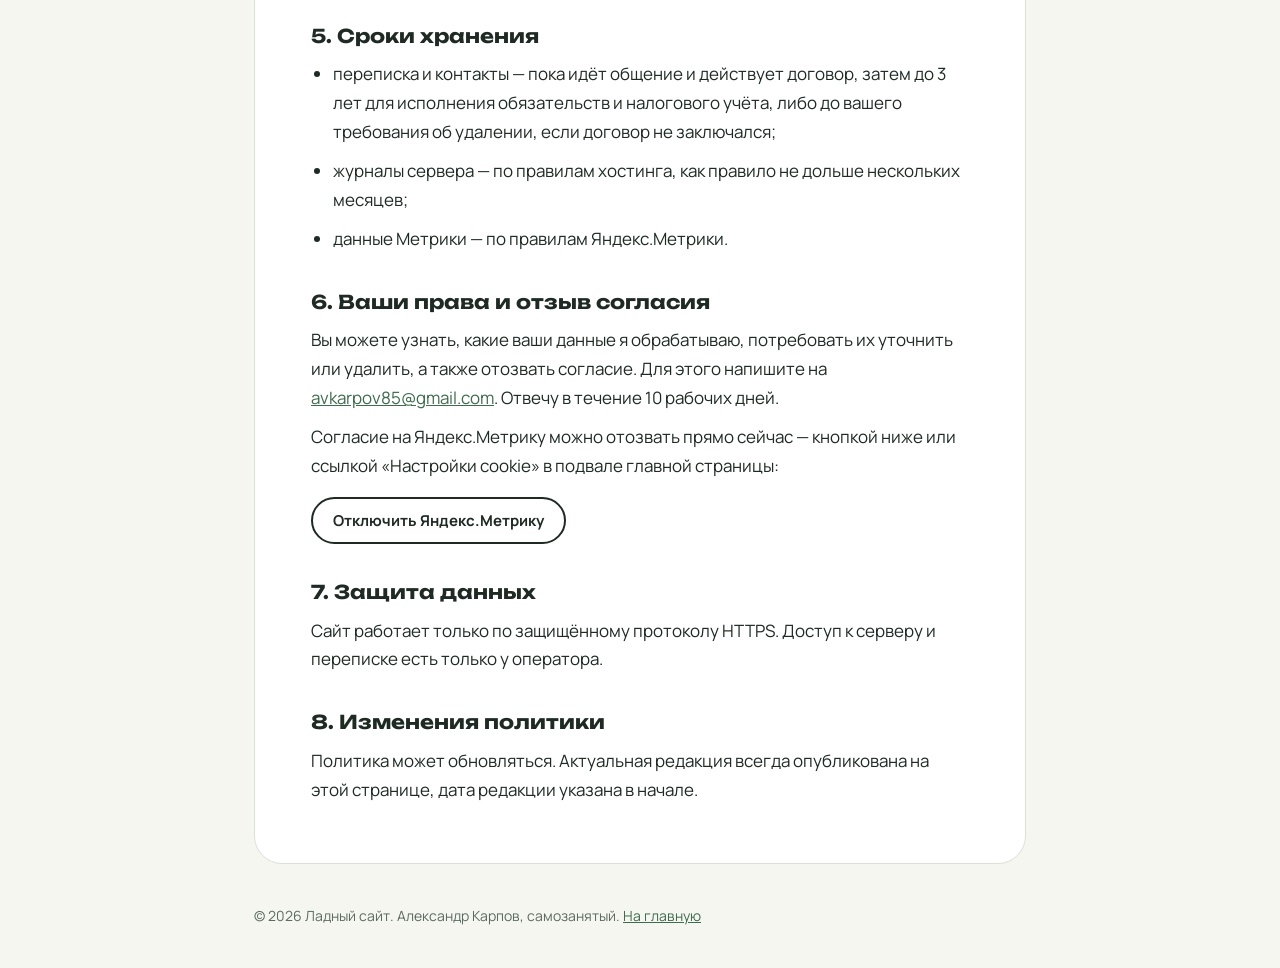
<file: site/privacy/index.html>
<!doctype html>
<html lang="ru">
<head>
<meta charset="utf-8">
<meta name="viewport" content="width=device-width, initial-scale=1">
<title>Политика обработки персональных данных — Ладный сайт</title>
<meta name="description" content="Какие данные обрабатывает сайт ladnysite.ru, зачем, как долго хранит и как отозвать согласие.">
<link rel="canonical" href="https://ladnysite.ru/privacy/">
<link rel="icon" href="/favicon.ico" sizes="any">
<link rel="icon" href="/favicon.svg" type="image/svg+xml">
<link rel="apple-touch-icon" href="/apple-touch-icon.png">
<meta name="theme-color" content="#F5F6F0">
<link href="../fonts/fonts.css" rel="stylesheet">
<style>
:root{--bg:#F5F6F0;--paper:#FFFFFF;--ink:#1F2A24;--muted:#5C6B61;--moss:#3F6B4E;--honey:#E8A93A;--line:#DCE1D6}
*{box-sizing:border-box;margin:0;padding:0}
body{background:var(--bg);color:var(--ink);font:400 17px/1.7 Manrope,system-ui,sans-serif;-webkit-font-smoothing:antialiased}
a{color:var(--moss)}
a:focus-visible,button:focus-visible{outline:3px solid var(--honey);outline-offset:3px;border-radius:6px}
.wrap{max-width:820px;margin:0 auto;padding:0 24px}
header{padding:20px 0}
.logo{display:inline-flex;align-items:center;gap:10px;font-family:Unbounded;font-weight:700;font-size:19px;text-decoration:none;color:var(--ink)}
main{background:var(--paper);border:1px solid var(--line);border-radius:28px;padding:48px clamp(22px,5vw,56px);margin:16px 0 40px}
h1{font-family:Unbounded;font-weight:700;font-size:clamp(26px,4vw,36px);line-height:1.15;margin-bottom:10px}
@media (max-width:380px){h1{font-size:22px}}
h2{font-family:Unbounded;font-weight:700;font-size:19px;line-height:1.3;margin:36px 0 12px}
p,li{margin-bottom:10px}
ul{padding-left:22px}
.date{color:var(--muted);margin-bottom:24px}
button{font:700 15px Manrope,sans-serif;padding:11px 20px;border-radius:999px;cursor:pointer;background:var(--paper);color:var(--ink);border:2px solid var(--ink);margin-top:6px}
button:hover{background:var(--ink);color:#fff}
.note{color:var(--muted);font-size:15px}
footer{padding:0 0 40px;color:var(--muted);font-size:14px}
</style>
</head>
<body>
<header><div class="wrap">
  <a class="logo" href="/">
    <svg width="34" height="34" viewBox="0 0 34 34" aria-hidden="true"><rect width="34" height="34" rx="10" fill="#3F6B4E"/><path d="M9 22l6-11 4 7 3-4 4 8z" fill="#E8A93A"/></svg>
    Ладный сайт
  </a>
</div></header>

<div class="wrap">
<main>
  <h1>Политика обработки персональных данных</h1>
  <p class="date">Редакция от 30 октября 2026 года</p>

  <p>Эта политика объясняет, какие данные обрабатываются при посещении сайта ladnysite.ru (далее — сайт), зачем и как долго. Она составлена в соответствии с Федеральным законом № 152-ФЗ «О персональных данных».</p>

  <h2>1. Кто обрабатывает данные</h2>
  <p>Оператор — Карпов Александр Владимирович, самозанятый (плательщик налога на профессиональный доход).<br>
  Связаться по вопросам персональных данных: <a href="mailto:avkarpov85@gmail.com">avkarpov85@gmail.com</a>.</p>

  <h2>2. Какие данные и зачем</h2>
  <p><b>Данные, которые вы сообщаете сами.</b> На сайте нет форм. Если вы пишете мне в Telegram или другой мессенджер, звоните или отправляете письмо, я получаю то, что вы сообщили: имя, номер телефона, имя пользователя в мессенджере, адрес почты и текст сообщения. Эти данные нужны, чтобы ответить вам, обсудить задачу и заключить договор.</p>
  <p><b>Технические данные.</b> Хостинг сайта (ООО «Бегет») автоматически записывает в журналы сервера IP-адрес, дату и время запроса, адрес страницы и сведения о браузере. Без этого сайт не может работать и защищаться от атак.</p>
  <p><b>Данные Яндекс.Метрики — только с вашего согласия.</b> Если вы нажали «Принять» в окне о cookie, на сайте включается сервис веб-аналитики Яндекс.Метрика (ООО «Яндекс»). Он использует cookie и собирает IP-адрес, сведения о браузере и устройстве, источник перехода, просмотренные страницы, клики и действия на странице, включая запись сеанса (Вебвизор). Эти данные нужны, чтобы понимать, какие разделы сайта полезны посетителям, и улучшать его. Данные обрабатываются в обезличенном виде.</p>
  <p>Если вы выбрали «Только необходимые», Метрика не загружается и никакие данные о вашем посещении в Яндекс не передаются.</p>

  <h2>3. Cookie и локальное хранилище</h2>
  <p>Сам сайт cookie не ставит. Ваш выбор в окне о cookie сохраняется в локальном хранилище браузера на 12 месяцев, чтобы не спрашивать при каждом визите. Cookie Яндекс.Метрики устанавливаются только после вашего согласия.</p>

  <h2>4. Кому передаются данные</h2>
  <ul>
    <li>ООО «Яндекс» — данные Метрики, только при вашем согласии;</li>
    <li>ООО «Бегет» — хостинг, на котором работает сайт и хранятся журналы сервера.</li>
  </ul>
  <p>Переписка в мессенджерах и по почте происходит через сервисы, которые вы выбрали сами (Telegram, WhatsApp, почтовый сервис), и подчиняется их правилам. Другим лицам данные не продаются и не передаются, кроме случаев, предусмотренных законом.</p>

  <h2>5. Сроки хранения</h2>
  <ul>
    <li>переписка и контакты — пока идёт общение и действует договор, затем до 3 лет для исполнения обязательств и налогового учёта, либо до вашего требования об удалении, если договор не заключался;</li>
    <li>журналы сервера — по правилам хостинга, как правило не дольше нескольких месяцев;</li>
    <li>данные Метрики — по правилам Яндекс.Метрики.</li>
  </ul>

  <h2>6. Ваши права и отзыв согласия</h2>
  <p>Вы можете узнать, какие ваши данные я обрабатываю, потребовать их уточнить или удалить, а также отозвать согласие. Для этого напишите на <a href="mailto:avkarpov85@gmail.com">avkarpov85@gmail.com</a>. Отвечу в течение 10 рабочих дней.</p>
  <p>Согласие на Яндекс.Метрику можно отозвать прямо сейчас — кнопкой ниже или ссылкой «Настройки cookie» в подвале главной страницы:</p>
  <p><button type="button" id="revoke">Отключить Яндекс.Метрику</button> <span id="revoke-msg" class="note" role="status"></span></p>

  <h2>7. Защита данных</h2>
  <p>Сайт работает только по защищённому протоколу HTTPS. Доступ к серверу и переписке есть только у оператора.</p>

  <h2>8. Изменения политики</h2>
  <p>Политика может обновляться. Актуальная редакция всегда опубликована на этой странице, дата редакции указана в начале.</p>
</main>
</div>

<footer><div class="wrap">© 2026 Ладный сайт. Александр Карпов, самозанятый. <a href="/">На главную</a></div></footer>

<script>
document.getElementById('revoke').addEventListener('click', function(){
  try { localStorage.setItem('ls-consent', JSON.stringify({ v: 'necessary', t: Date.now() })); } catch (e) {}
  document.getElementById('revoke-msg').textContent = 'Готово: Метрика больше не будет загружаться.';
});
</script>
</body>
</html>
</file>
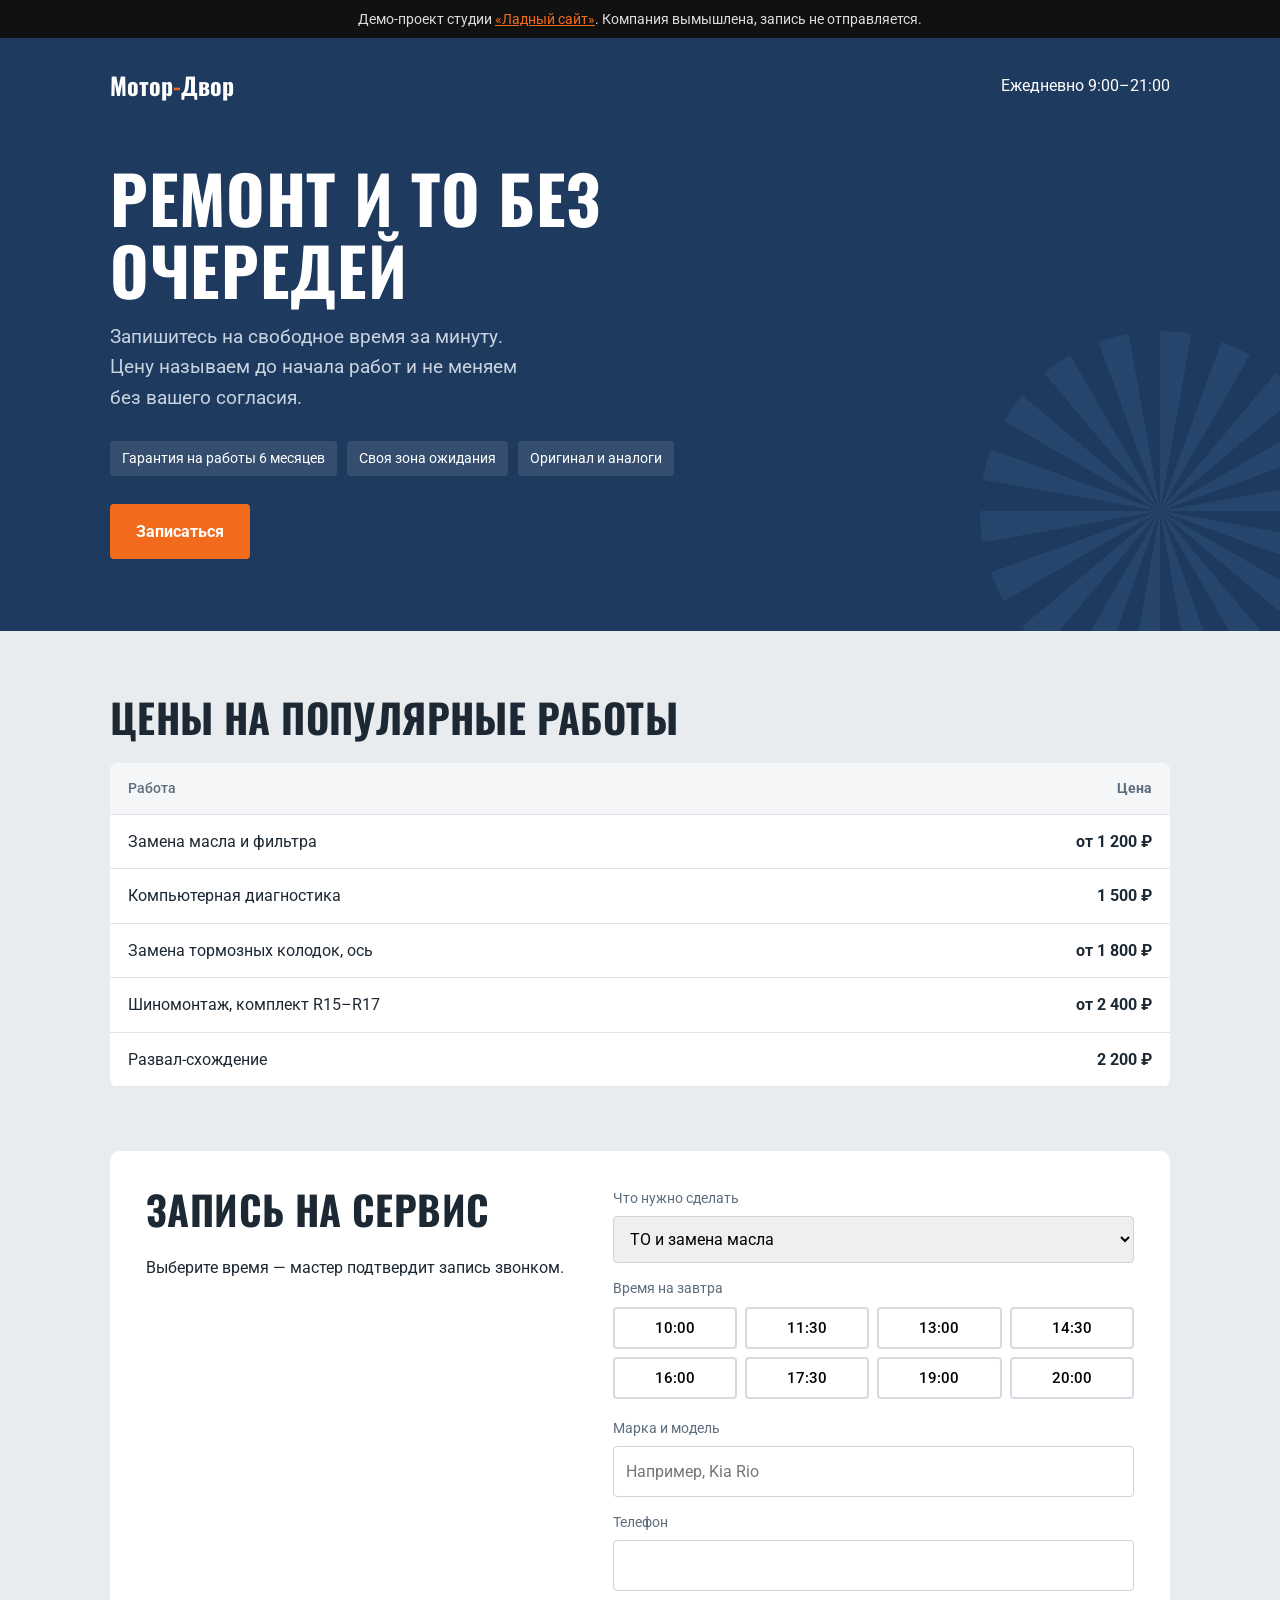
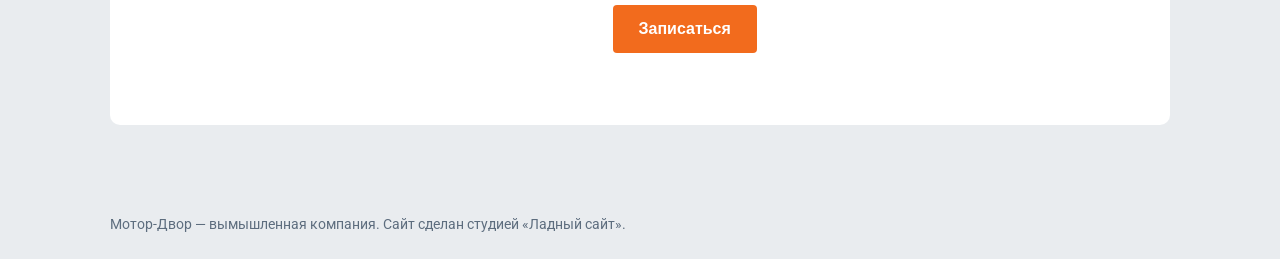
<file: site/demo/avtoservis/index.html>
<!doctype html>
<html lang="ru">
<head>
<meta charset="utf-8">
<meta name="viewport" content="width=device-width, initial-scale=1">
<title>Мотор-Двор — автосервис, запись онлайн (демо)</title>
<meta name="robots" content="noindex">
<link href="../../fonts/fonts.css" rel="stylesheet">
<style>
:root{--steel:#1E3A5F;--orange:#F26B1D;--bg:#E9ECEF;--card:#fff;--text:#1C2833;--muted:#5D6D7E}
*{box-sizing:border-box;margin:0;padding:0}
body{font:400 16px/1.6 Roboto,sans-serif;background:var(--bg);color:var(--text)}
:focus-visible{outline:3px solid var(--orange);outline-offset:2px}
.wrap{max-width:1100px;margin:0 auto;padding:0 20px}
h1,h2,h3{font-family:Oswald,sans-serif;font-weight:700;text-transform:uppercase;letter-spacing:.01em;line-height:1.1}
.demo{background:#111;color:#ddd;font-size:14px;text-align:center;padding:8px 12px}
.demo a{color:var(--orange)}
.hero{background:var(--steel);color:#fff;padding:28px 0 72px;position:relative;overflow:hidden}
.hero::after{content:"";position:absolute;right:-60px;bottom:-60px;width:360px;height:360px;border-radius:50%;
  background:repeating-conic-gradient(#2A4A73 0 10deg,transparent 10deg 20deg);opacity:.7}
.hero .top{display:flex;justify-content:space-between;align-items:center;margin-bottom:56px;flex-wrap:wrap;gap:12px}
.logo{font-family:Oswald;font-size:24px;font-weight:700}
.logo i{font-style:normal;color:var(--orange)}
.hero h1{font-size:clamp(36px,6vw,66px);max-width:14ch;margin-bottom:16px;position:relative;z-index:1}
.hero p{font-size:19px;color:#C8D3E0;max-width:38ch;margin-bottom:28px;position:relative;z-index:1}
.badges{display:flex;flex-wrap:wrap;gap:10px;margin-bottom:28px;position:relative;z-index:1}
.badges span{background:rgba(255,255,255,.1);padding:6px 12px;border-radius:4px;font-size:14px}
.btn{display:inline-block;background:var(--orange);color:#fff;font-weight:700;text-decoration:none;padding:15px 26px;border-radius:4px;border:0;font-size:16px;cursor:pointer;position:relative;z-index:1}
section{padding:64px 0}
h2{font-size:clamp(28px,4vw,40px);margin-bottom:24px}
table{width:100%;border-collapse:collapse;background:var(--card);border-radius:8px;overflow:hidden}
th,td{text-align:left;padding:14px 18px;border-bottom:1px solid #E1E5EA}
th{background:#F4F6F8;font-weight:500;color:var(--muted);font-size:14px}
td:last-child,th:last-child{text-align:right;white-space:nowrap;font-weight:700}
.book{display:grid;grid-template-columns:1fr 1.2fr;gap:32px;background:var(--card);border-radius:10px;padding:36px}
@media (max-width:760px){.book{grid-template-columns:1fr;padding:24px}}
.slots{display:grid;grid-template-columns:repeat(4,1fr);gap:8px;margin:8px 0 18px}
.slots button{padding:10px 0;border:2px solid #D5DBE1;background:#fff;border-radius:4px;font:500 15px Roboto;cursor:pointer}
.slots button[aria-pressed="true"]{border-color:var(--orange);background:#FFF1E8;color:#B3470B}
label{display:block;font-size:14px;color:var(--muted);margin-bottom:6px}
input,select{width:100%;padding:12px;border:1px solid #CBD3DB;border-radius:4px;font:inherit;margin-bottom:14px}
.msg{margin-top:10px;color:#B3470B;min-height:1.6em}
footer{padding:24px 0;color:var(--muted);font-size:14px}
</style>
</head>
<body>
<div class="demo">Демо-проект студии <a href="/">«Ладный сайт»</a>. Компания вымышлена, запись не отправляется.</div>
<header class="hero">
  <div class="wrap">
    <div class="top"><span class="logo">Мотор<i>-</i>Двор</span><span>Ежедневно 9:00–21:00</span></div>
    <h1>Ремонт и ТО без очередей</h1>
    <p>Запишитесь на свободное время за минуту. Цену называем до начала работ и не меняем без вашего согласия.</p>
    <div class="badges"><span>Гарантия на работы 6 месяцев</span><span>Своя зона ожидания</span><span>Оригинал и аналоги</span></div>
    <a class="btn" href="#book">Записаться</a>
  </div>
</header>
<main>
<section>
  <div class="wrap">
    <h2>Цены на популярные работы</h2>
    <table>
      <thead><tr><th>Работа</th><th>Цена</th></tr></thead>
      <tbody>
        <tr><td>Замена масла и фильтра</td><td>от 1 200 ₽</td></tr>
        <tr><td>Компьютерная диагностика</td><td>1 500 ₽</td></tr>
        <tr><td>Замена тормозных колодок, ось</td><td>от 1 800 ₽</td></tr>
        <tr><td>Шиномонтаж, комплект R15–R17</td><td>от 2 400 ₽</td></tr>
        <tr><td>Развал-схождение</td><td>2 200 ₽</td></tr>
      </tbody>
    </table>
  </div>
</section>
<section id="book" style="padding-top:0">
  <div class="wrap">
    <div class="book">
      <div><h2>Запись на сервис</h2><p>Выберите время — мастер подтвердит запись звонком.</p></div>
      <form id="f">
        <label for="w">Что нужно сделать</label>
        <select id="w"><option>ТО и замена масла</option><option>Диагностика</option><option>Тормоза</option><option>Шиномонтаж</option></select>
        <label>Время на завтра</label>
        <div class="slots" id="slots"></div>
        <label for="c">Марка и модель</label><input id="c" required placeholder="Например, Kia Rio">
        <label for="p">Телефон</label><input id="p" type="tel" required autocomplete="tel">
        <button class="btn" type="submit">Записаться</button>
        <p class="msg" role="status"></p>
      </form>
    </div>
  </div>
</section>
</main>
<footer><div class="wrap">Мотор-Двор — вымышленная компания. Сайт сделан студией «Ладный сайт».</div></footer>
<script>
const box=document.getElementById('slots');let picked=null;
['10:00','11:30','13:00','14:30','16:00','17:30','19:00','20:00'].forEach(t=>{
  const b=document.createElement('button');b.type='button';b.textContent=t;b.setAttribute('aria-pressed','false');
  b.onclick=()=>{box.querySelectorAll('button').forEach(x=>x.setAttribute('aria-pressed','false'));b.setAttribute('aria-pressed','true');picked=t};
  box.appendChild(b)});
document.getElementById('f').onsubmit=e=>{e.preventDefault();
  e.target.querySelector('.msg').textContent=picked?`Это демо: запись на ${picked} пришла бы мастеру в Telegram.`:'Выберите время записи.'};
</script>
</body>
</html>
</file>
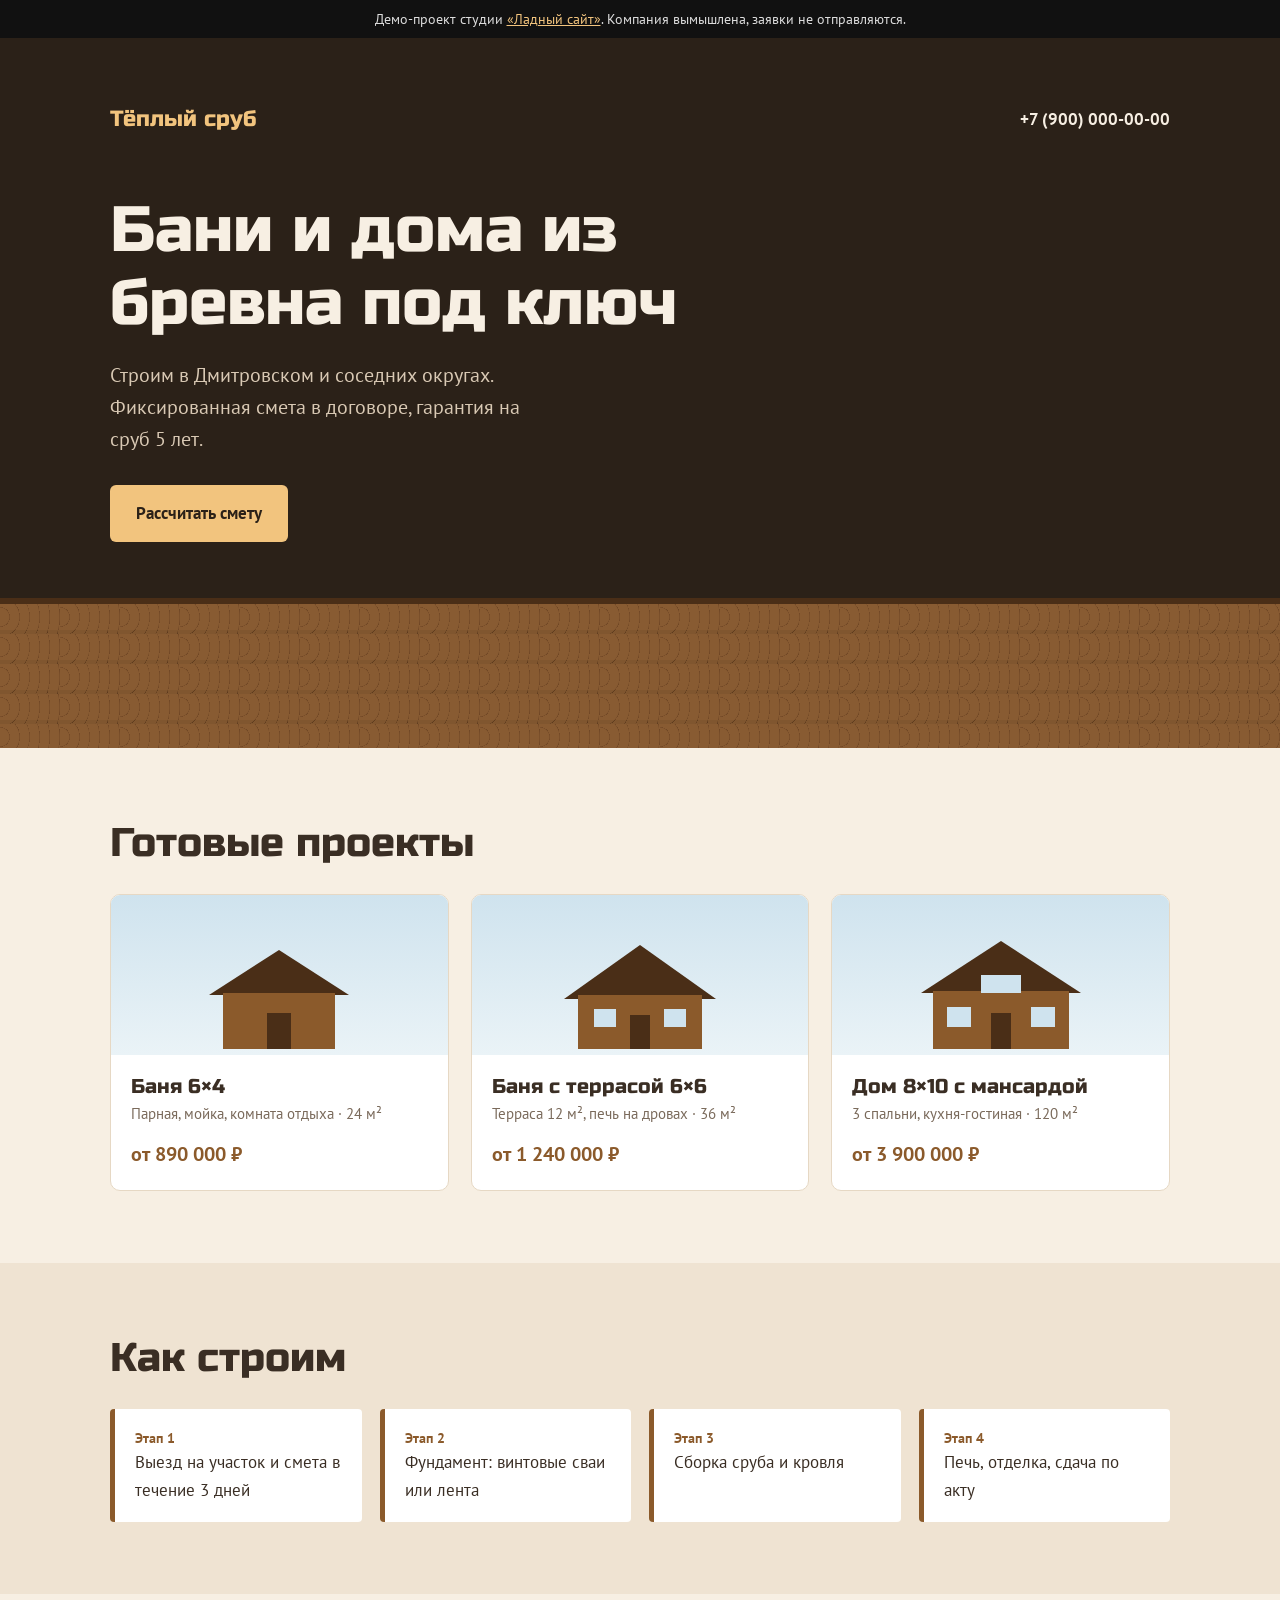
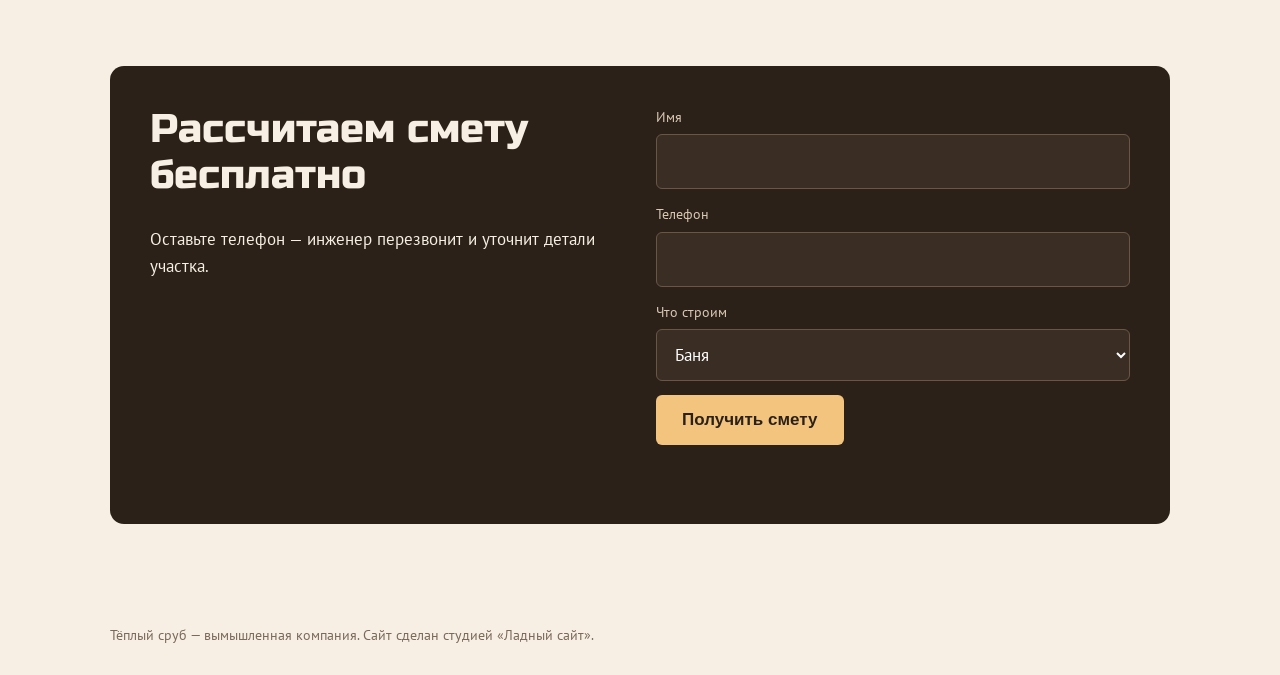
<file: site/demo/doma-bani/index.html>
<!doctype html>
<html lang="ru">
<head>
<meta charset="utf-8">
<meta name="viewport" content="width=device-width, initial-scale=1">
<title>Тёплый сруб — дома и бани из бревна под ключ (демо)</title>
<meta name="robots" content="noindex">
<link href="../../fonts/fonts.css" rel="stylesheet">
<style>
:root{--dark:#2B2118;--wood:#8B5A2B;--amber:#F2C47E;--cream:#F7EFE3;--text:#3A2E24;--muted:#7A6A5B}
*{box-sizing:border-box;margin:0;padding:0}
body{font:400 17px/1.6 "PT Sans",sans-serif;color:var(--text);background:var(--cream)}
a{color:inherit}
:focus-visible{outline:3px solid var(--amber);outline-offset:3px}
.wrap{max-width:1100px;margin:0 auto;padding:0 20px}
h1,h2,h3{font-family:"Russo One",sans-serif;font-weight:400;line-height:1.15}
.demo{background:#111;color:#ddd;font-size:14px;text-align:center;padding:8px 12px}
.demo a{color:var(--amber)}
.hero{background:var(--dark);color:var(--cream);padding:64px 0 0;overflow:hidden}
.hero .top{display:flex;justify-content:space-between;align-items:center;margin-bottom:56px;gap:12px;flex-wrap:wrap}
.logo{font-family:"Russo One";font-size:22px;color:var(--amber)}
.phone{font-weight:700;text-decoration:none}
.hero h1{font-size:clamp(34px,6vw,64px);max-width:15ch;margin-bottom:18px}
.hero p{font-size:20px;max-width:40ch;color:#D9C9B4;margin-bottom:30px}
.btn{display:inline-block;background:var(--amber);color:var(--dark);font-weight:700;text-decoration:none;padding:15px 26px;border-radius:6px;border:0;font-size:17px;cursor:pointer}
/* log wall illustration */
.logs{margin-top:56px;height:150px;background:
  repeating-linear-gradient(180deg,#6E4524 0 26px,#5A381C 26px 30px);
  border-top:6px solid #4A2E17;position:relative}
.logs::before{content:"";position:absolute;inset:0;background:repeating-radial-gradient(circle at 0 13px,#9A6A3C 0 9px,transparent 10px) 0 0/60px 30px;opacity:.6}
section{padding:72px 0}
h2{font-size:clamp(28px,4vw,40px);margin-bottom:28px}
.projects{display:grid;grid-template-columns:repeat(auto-fit,minmax(250px,1fr));gap:22px}
.card{background:#fff;border-radius:10px;overflow:hidden;border:1px solid #E6D8C4}
.pic{height:160px;background:linear-gradient(180deg,#CFE3EE,#EAF3F7);display:flex;align-items:flex-end;justify-content:center}
.card .body{padding:20px}
.card h3{font-size:20px;margin-bottom:4px}
.card .spec{color:var(--muted);font-size:15px;margin-bottom:12px}
.card .cost{font-weight:700;font-size:20px;color:var(--wood)}
.stages{list-style:none;display:grid;grid-template-columns:repeat(auto-fit,minmax(200px,1fr));gap:18px;counter-reset:st}
.stages li{counter-increment:st;background:#fff;border-left:5px solid var(--wood);padding:18px 20px;border-radius:4px}
.stages li::before{content:"Этап " counter(st);display:block;color:var(--wood);font-weight:700;font-size:14px}
.form{background:var(--dark);color:var(--cream);border-radius:14px;padding:40px;display:grid;grid-template-columns:1fr 1fr;gap:32px}
@media (max-width:760px){.form{grid-template-columns:1fr;padding:28px}}
label{display:block;font-size:14px;margin-bottom:6px;color:#D9C9B4}
input,select{width:100%;padding:13px 14px;border-radius:6px;border:1px solid #6B5644;background:#3A2E24;color:#fff;font:inherit;margin-bottom:14px}
.msg{margin-top:12px;color:var(--amber);min-height:1.6em}
footer{padding:28px 0;color:var(--muted);font-size:14px}
</style>
</head>
<body>
<div class="demo">Демо-проект студии <a href="/">«Ладный сайт»</a>. Компания вымышлена, заявки не отправляются.</div>

<header class="hero">
  <div class="wrap">
    <div class="top"><span class="logo">Тёплый сруб</span><a class="phone" href="#form">+7 (900) 000-00-00</a></div>
    <h1>Бани и дома из бревна под ключ</h1>
    <p>Строим в Дмитровском и соседних округах. Фиксированная смета в договоре, гарантия на сруб 5 лет.</p>
    <a class="btn" href="#form">Рассчитать смету</a>
  </div>
  <div class="logs" aria-hidden="true"></div>
</header>

<main>
<section>
  <div class="wrap">
    <h2>Готовые проекты</h2>
    <div class="projects">
      <article class="card"><div class="pic"><svg width="180" height="120" viewBox="0 0 180 120" aria-hidden="true"><path d="M20 60L90 15l70 45z" fill="#4A2E17"/><rect x="34" y="58" width="112" height="56" fill="#8B5A2B"/><rect x="78" y="78" width="24" height="36" fill="#4A2E17"/></svg></div>
        <div class="body"><h3>Баня 6×4</h3><p class="spec">Парная, мойка, комната отдыха · 24 м²</p><p class="cost">от 890 000 ₽</p></div></article>
      <article class="card"><div class="pic"><svg width="180" height="120" viewBox="0 0 180 120" aria-hidden="true"><path d="M14 64L90 10l76 54z" fill="#4A2E17"/><rect x="28" y="60" width="124" height="54" fill="#8B5A2B"/><rect x="44" y="74" width="22" height="18" fill="#CFE3EE"/><rect x="114" y="74" width="22" height="18" fill="#CFE3EE"/><rect x="80" y="80" width="20" height="34" fill="#4A2E17"/></svg></div>
        <div class="body"><h3>Баня с террасой 6×6</h3><p class="spec">Терраса 12 м², печь на дровах · 36 м²</p><p class="cost">от 1 240 000 ₽</p></div></article>
      <article class="card"><div class="pic"><svg width="180" height="120" viewBox="0 0 180 120" aria-hidden="true"><path d="M10 58L90 6l80 52z" fill="#4A2E17"/><rect x="22" y="56" width="136" height="58" fill="#8B5A2B"/><path d="M70 40h40v18H70z" fill="#CFE3EE"/><rect x="36" y="72" width="24" height="20" fill="#CFE3EE"/><rect x="120" y="72" width="24" height="20" fill="#CFE3EE"/><rect x="80" y="78" width="20" height="36" fill="#4A2E17"/></svg></div>
        <div class="body"><h3>Дом 8×10 с мансардой</h3><p class="spec">3 спальни, кухня-гостиная · 120 м²</p><p class="cost">от 3 900 000 ₽</p></div></article>
    </div>
  </div>
</section>

<section style="background:#EFE3D2">
  <div class="wrap">
    <h2>Как строим</h2>
    <ol class="stages">
      <li>Выезд на участок и смета в течение 3 дней</li>
      <li>Фундамент: винтовые сваи или лента</li>
      <li>Сборка сруба и кровля</li>
      <li>Печь, отделка, сдача по акту</li>
    </ol>
  </div>
</section>

<section id="form">
  <div class="wrap">
    <div class="form">
      <div><h2>Рассчитаем смету бесплатно</h2><p>Оставьте телефон — инженер перезвонит и уточнит детали участка.</p></div>
      <form onsubmit="event.preventDefault();this.querySelector('.msg').textContent='Это демо: в настоящем сайте заявка пришла бы владельцу в Telegram.'">
        <label for="n">Имя</label><input id="n" required autocomplete="name">
        <label for="p">Телефон</label><input id="p" type="tel" required autocomplete="tel">
        <label for="t">Что строим</label>
        <select id="t"><option>Баня</option><option>Дом</option><option>Баня с террасой</option></select>
        <button class="btn" type="submit">Получить смету</button>
        <p class="msg" role="status"></p>
      </form>
    </div>
  </div>
</section>
</main>
<footer><div class="wrap">Тёплый сруб — вымышленная компания. Сайт сделан студией «Ладный сайт».</div></footer>
</body>
</html>
</file>
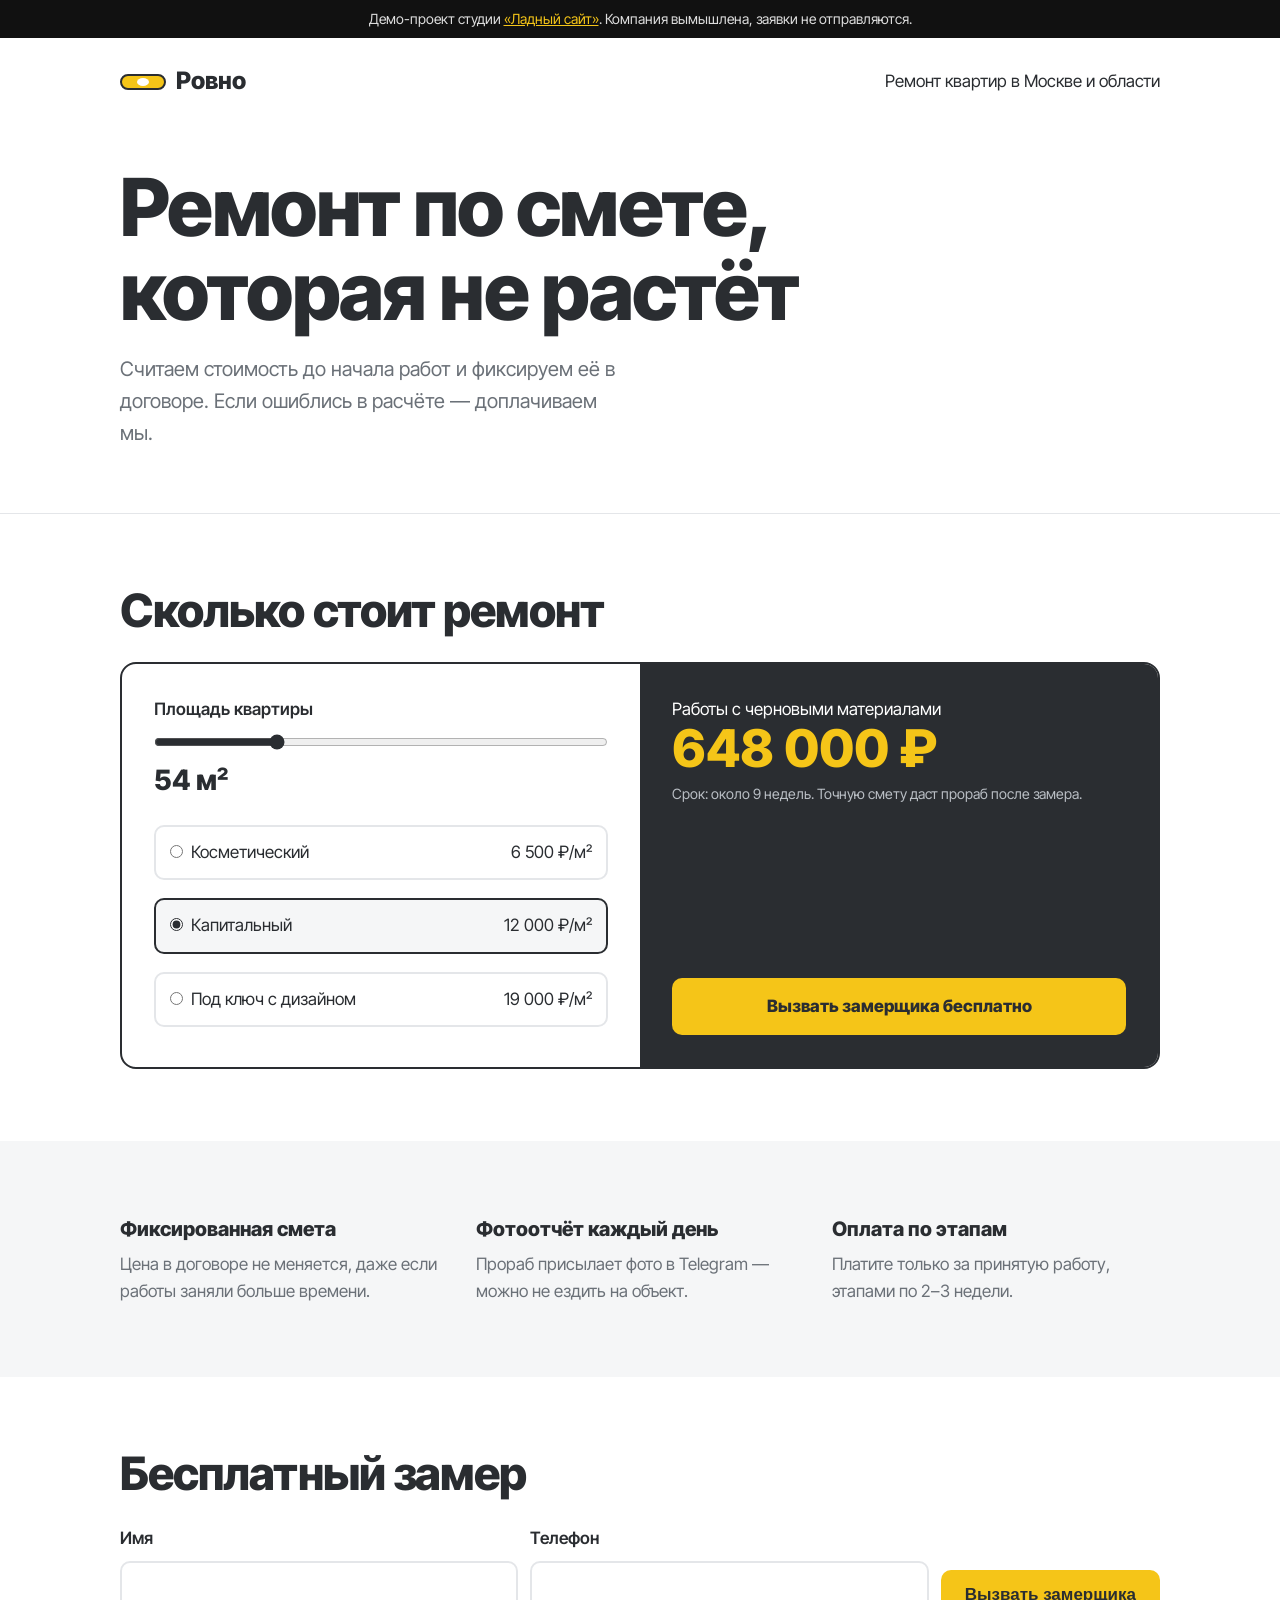
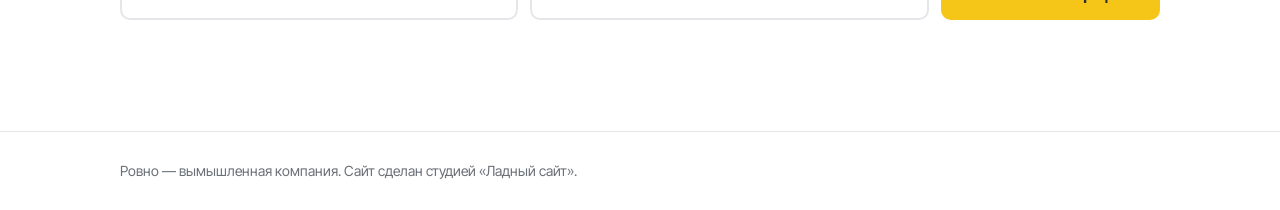
<file: site/demo/remont/index.html>
<!doctype html>
<html lang="ru">
<head>
<meta charset="utf-8">
<meta name="viewport" content="width=device-width, initial-scale=1">
<title>Ровно — ремонт квартир с фиксированной сметой (демо)</title>
<meta name="robots" content="noindex">
<link href="../../fonts/fonts.css" rel="stylesheet">
<style>
:root{--ink:#2A2D31;--muted:#6B7178;--level:#F5C518;--line:#E4E6E9;--bg:#FFFFFF;--soft:#F5F6F7}
*{box-sizing:border-box;margin:0;padding:0}
body{font:400 17px/1.6 "Inter Tight",sans-serif;color:var(--ink);background:var(--bg)}
:focus-visible{outline:3px solid var(--level);outline-offset:2px}
.wrap{max-width:1080px;margin:0 auto;padding:0 20px}
h1,h2{font-weight:800;line-height:1.05;letter-spacing:-.02em}
.demo{background:#111;color:#ddd;font-size:14px;text-align:center;padding:8px 12px}
.demo a{color:var(--level)}
header{padding:24px 0 64px;border-bottom:1px solid var(--line)}
.top{display:flex;justify-content:space-between;align-items:center;margin-bottom:64px;gap:12px;flex-wrap:wrap}
.logo{font-weight:800;font-size:24px;display:flex;align-items:center;gap:10px}
/* spirit-level logo: the bubble is centred, i.e. "ровно" */
.vial{width:46px;height:16px;border-radius:8px;background:var(--level);position:relative;border:2px solid var(--ink)}
.vial::after{content:"";position:absolute;left:50%;top:50%;width:12px;height:8px;border-radius:50%;background:#fff;transform:translate(-50%,-50%)}
h1{font-size:clamp(40px,7vw,80px);max-width:13ch;margin-bottom:20px}
header p{font-size:20px;color:var(--muted);max-width:42ch}
section{padding:72px 0}
h2{font-size:clamp(30px,4.5vw,46px);margin-bottom:28px}
.calc{display:grid;grid-template-columns:1fr 1fr;gap:0;border:2px solid var(--ink);border-radius:16px;overflow:hidden}
@media (max-width:760px){.calc{grid-template-columns:1fr}}
.calc .in{padding:32px}
.calc .out{padding:32px;background:var(--ink);color:#fff;display:flex;flex-direction:column;justify-content:space-between;gap:24px}
label{display:block;font-weight:600;margin-bottom:8px}
input[type=range]{width:100%;accent-color:var(--ink);margin-bottom:6px}
.area{font-size:28px;font-weight:800;margin-bottom:22px}
.types{display:grid;gap:10px}
.types label{display:flex;justify-content:space-between;gap:12px;font-weight:400;border:2px solid var(--line);border-radius:10px;padding:12px 14px;cursor:pointer}
.types input{accent-color:var(--ink);margin-right:8px}
.types label:has(input:checked){border-color:var(--ink);background:var(--soft)}
.sum{font-size:clamp(36px,5vw,52px);font-weight:800;color:var(--level);line-height:1}
.out small{color:#B9BEC4;display:block;margin-top:8px}
.btn{display:inline-block;background:var(--level);color:var(--ink);font-weight:800;padding:15px 24px;border-radius:10px;border:0;font-size:17px;cursor:pointer;text-decoration:none;text-align:center}
.promise{display:grid;grid-template-columns:repeat(3,1fr);gap:28px}
@media (max-width:760px){.promise{grid-template-columns:1fr}}
.promise b{display:block;font-size:20px;margin-bottom:6px}
.promise p{color:var(--muted)}
form{display:grid;grid-template-columns:1fr 1fr auto;gap:12px;align-items:end}
@media (max-width:760px){form{grid-template-columns:1fr}}
form input{width:100%;padding:14px;border:2px solid var(--line);border-radius:10px;font:inherit}
.msg{margin-top:12px;min-height:1.6em;font-weight:600}
footer{padding:28px 0;color:var(--muted);font-size:14px;border-top:1px solid var(--line)}
</style>
</head>
<body>
<div class="demo">Демо-проект студии <a href="/">«Ладный сайт»</a>. Компания вымышлена, заявки не отправляются.</div>
<header>
  <div class="wrap">
    <div class="top"><span class="logo"><span class="vial" aria-hidden="true"></span>Ровно</span><span>Ремонт квартир в Москве и области</span></div>
    <h1>Ремонт по смете, которая не растёт</h1>
    <p>Считаем стоимость до начала работ и фиксируем её в договоре. Если ошиблись в расчёте — доплачиваем мы.</p>
  </div>
</header>
<main>
<section>
  <div class="wrap">
    <h2>Сколько стоит ремонт</h2>
    <div class="calc">
      <div class="in">
        <label for="a">Площадь квартиры</label>
        <input id="a" type="range" min="20" max="150" value="54">
        <div class="area"><output id="av">54</output> м²</div>
        <div class="types" role="radiogroup" aria-label="Тип ремонта">
          <label><span><input type="radio" name="t" value="6500">Косметический</span><span>6 500 ₽/м²</span></label>
          <label><span><input type="radio" name="t" value="12000" checked>Капитальный</span><span>12 000 ₽/м²</span></label>
          <label><span><input type="radio" name="t" value="19000">Под ключ с дизайном</span><span>19 000 ₽/м²</span></label>
        </div>
      </div>
      <div class="out">
        <div><span>Работы с черновыми материалами</span><div class="sum" id="sum" aria-live="polite">648 000 ₽</div><small>Срок: <span id="days">около 9 недель</span>. Точную смету даст прораб после замера.</small></div>
        <a class="btn" href="#zamer">Вызвать замерщика бесплатно</a>
      </div>
    </div>
  </div>
</section>
<section style="background:var(--soft)">
  <div class="wrap">
    <div class="promise">
      <div><b>Фиксированная смета</b><p>Цена в договоре не меняется, даже если работы заняли больше времени.</p></div>
      <div><b>Фотоотчёт каждый день</b><p>Прораб присылает фото в Telegram — можно не ездить на объект.</p></div>
      <div><b>Оплата по этапам</b><p>Платите только за принятую работу, этапами по 2–3 недели.</p></div>
    </div>
  </div>
</section>
<section id="zamer">
  <div class="wrap">
    <h2>Бесплатный замер</h2>
    <form id="f">
      <div><label for="n">Имя</label><input id="n" required autocomplete="name"></div>
      <div><label for="p">Телефон</label><input id="p" type="tel" required autocomplete="tel"></div>
      <button class="btn" type="submit">Вызвать замерщика</button>
    </form>
    <p class="msg" role="status" id="m"></p>
  </div>
</section>
</main>
<footer><div class="wrap">Ровно — вымышленная компания. Сайт сделан студией «Ладный сайт».</div></footer>
<script>
const a=document.getElementById('a'),av=document.getElementById('av'),sum=document.getElementById('sum'),days=document.getElementById('days');
const fmt=n=>n.toLocaleString('ru-RU')+' ₽';
function calc(){const area=+a.value,rate=+document.querySelector('input[name=t]:checked').value;
  av.textContent=area;sum.textContent=fmt(Math.round(area*rate/1000)*1000);
  const w=Math.max(3,Math.round(area*rate/1e6*9/0.65));days.textContent='около '+w+' недель'}
a.oninput=calc;document.querySelectorAll('input[name=t]').forEach(r=>r.onchange=calc);calc();
document.getElementById('f').onsubmit=e=>{e.preventDefault();document.getElementById('m').textContent='Это демо: в настоящем сайте заявка с расчётом пришла бы прорабу в Telegram.'};
</script>
</body>
</html>
</file>
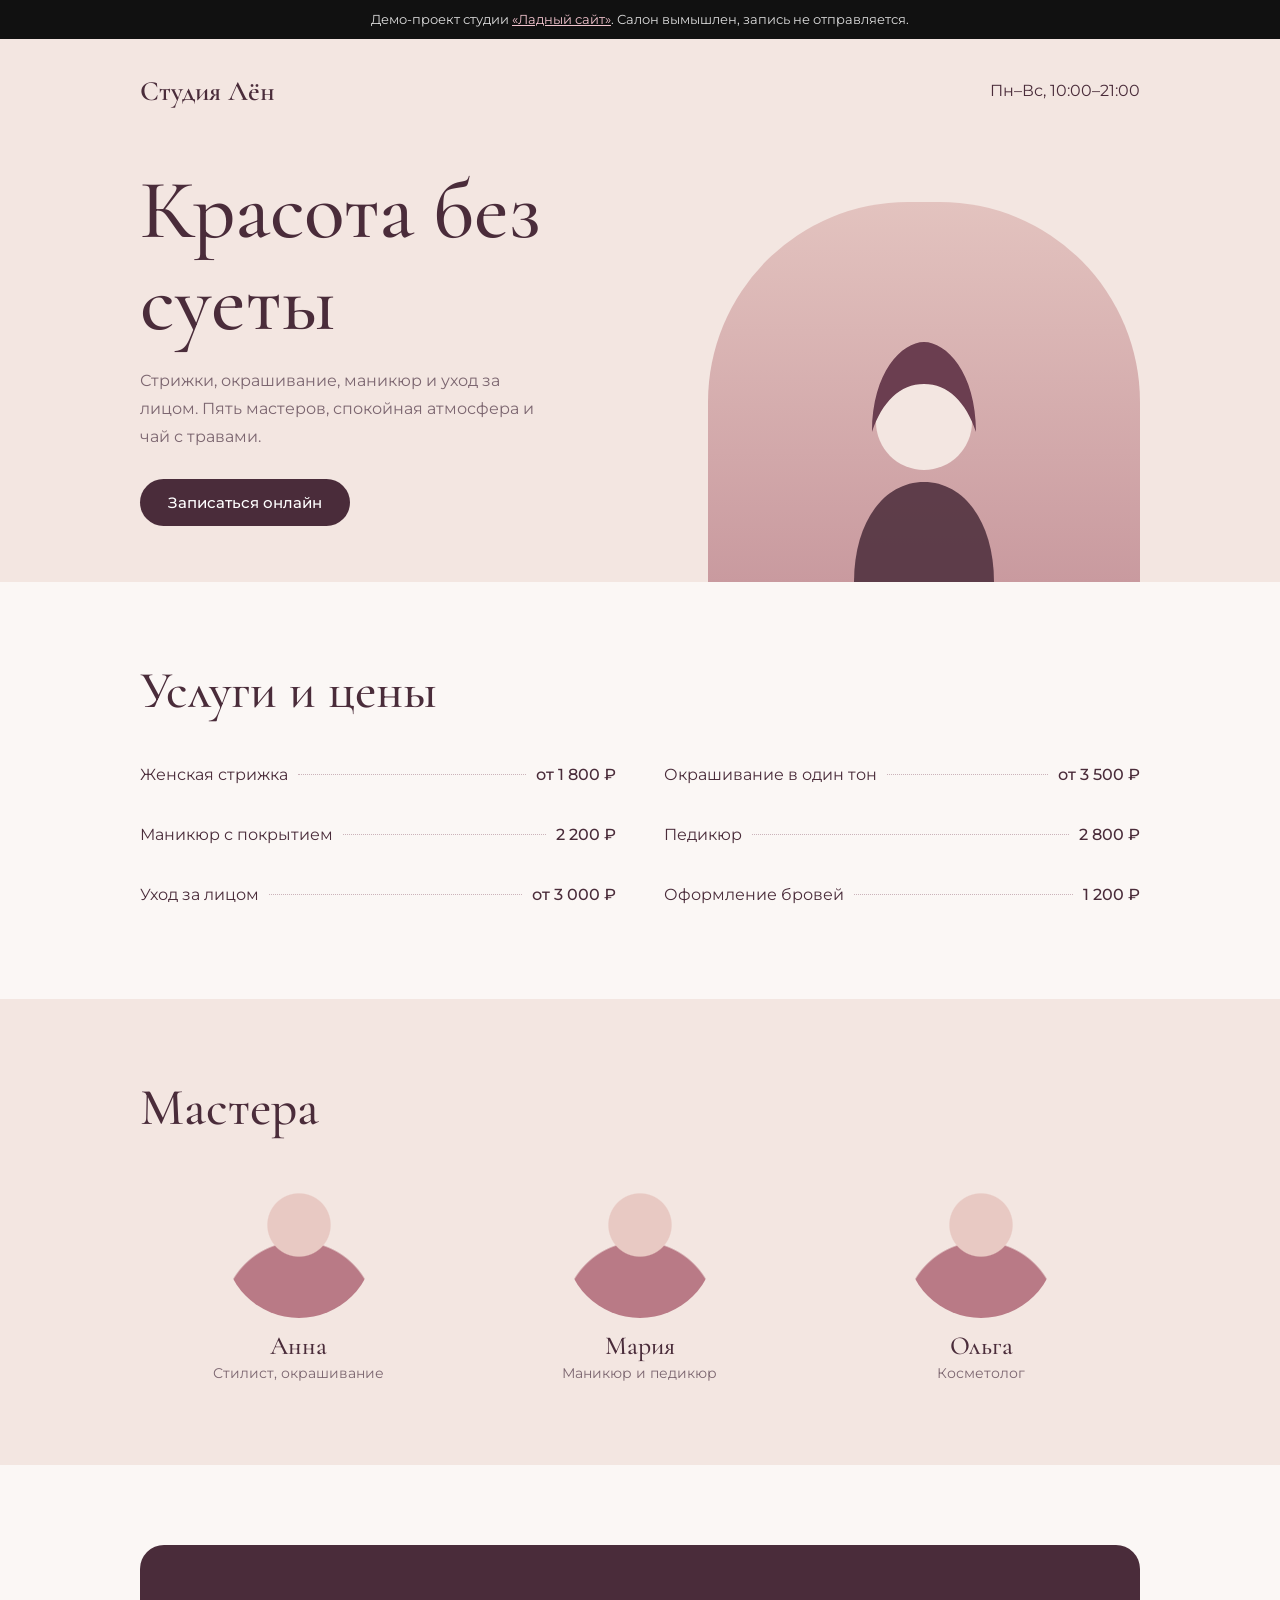
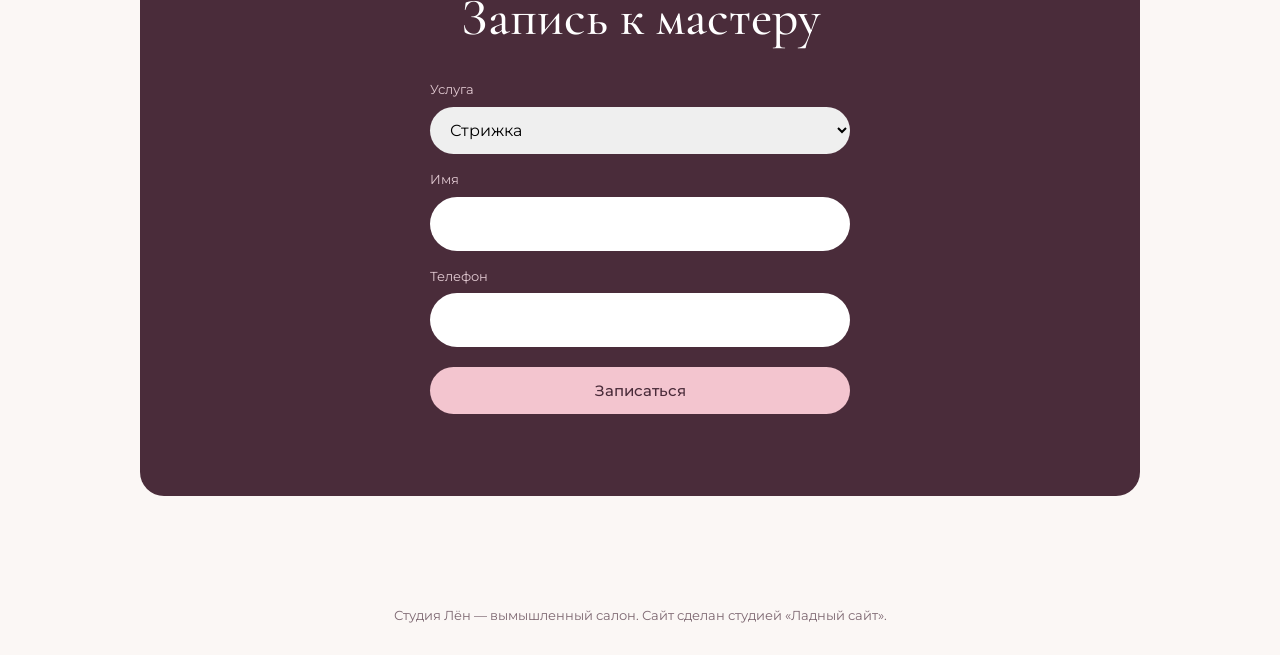
<file: site/demo/salon/index.html>
<!doctype html>
<html lang="ru">
<head>
<meta charset="utf-8">
<meta name="viewport" content="width=device-width, initial-scale=1">
<title>Студия Лён — салон красоты (демо)</title>
<meta name="robots" content="noindex">
<link href="../../fonts/fonts.css" rel="stylesheet">
<style>
:root{--blush:#F3E6E1;--plum:#4A2C3A;--rose:#B97A86;--paper:#FBF7F5;--muted:#7C6670}
*{box-sizing:border-box;margin:0;padding:0}
body{font:400 16px/1.75 Montserrat,sans-serif;color:var(--plum);background:var(--paper)}
:focus-visible{outline:2px solid var(--rose);outline-offset:3px}
.wrap{max-width:1040px;margin:0 auto;padding:0 20px}
h1,h2,h3{font-family:"Cormorant Garamond",serif;font-weight:500;line-height:1.1}
.demo{background:#111;color:#ddd;font-size:13px;text-align:center;padding:8px 12px}
.demo a{color:#F3C5CF}
.hero{background:var(--blush);padding:28px 0 0}
.top{display:flex;justify-content:space-between;align-items:center;margin-bottom:48px;gap:12px;flex-wrap:wrap}
.logo{font-family:"Cormorant Garamond";font-size:28px;font-weight:600}
.grid{display:grid;grid-template-columns:1.1fr .9fr;gap:40px;align-items:end}
@media (max-width:760px){.grid{grid-template-columns:1fr}}
.hero h1{font-size:clamp(44px,7vw,84px);margin-bottom:18px}
.hero p{max-width:36ch;color:var(--muted);margin-bottom:28px}
.btn{display:inline-block;background:var(--plum);color:#fff;text-decoration:none;padding:14px 28px;border-radius:40px;border:0;font:500 15px Montserrat;cursor:pointer;margin-bottom:56px}
.arch{height:380px;border-radius:200px 200px 0 0;background:linear-gradient(180deg,#E3C3BF,#C99A9F);position:relative;overflow:hidden}
.arch svg{position:absolute;bottom:0;left:50%;transform:translateX(-50%)}
section{padding:80px 0}
h2{font-size:clamp(34px,5vw,52px);margin-bottom:32px}
.menu{display:grid;grid-template-columns:1fr 1fr;gap:12px 48px}
@media (max-width:700px){.menu{grid-template-columns:1fr}}
.item{display:flex;align-items:baseline;gap:10px;padding:10px 0}
.item span{flex:1;border-bottom:1px dotted #CBB3BA;transform:translateY(-5px)}
.item b{font-weight:500;white-space:nowrap}
.masters{display:grid;grid-template-columns:repeat(auto-fit,minmax(200px,1fr));gap:24px}
.m{text-align:center}
.m .face{width:150px;height:150px;border-radius:50%;margin:0 auto 14px;background:radial-gradient(circle at 50% 38%,#E8C9C3 0 26%,transparent 27%),radial-gradient(circle at 50% 100%,#B97A86 0 45%,transparent 46%),#F3E6E1}
.m h3{font-size:26px}
.m p{color:var(--muted);font-size:14px}
.book{background:var(--plum);color:#F6EAEE;border-radius:24px;padding:44px;text-align:center}
.book h2{color:#fff}
form{max-width:420px;margin:0 auto;text-align:left}
label{display:block;font-size:13px;margin-bottom:6px;color:#E3CBD3}
input,select{width:100%;padding:13px 16px;border-radius:30px;border:0;font:inherit;margin-bottom:14px}
.book .btn{background:#F3C5CF;color:var(--plum);width:100%;margin:6px 0 0}
.msg{margin-top:12px;min-height:1.6em;text-align:center}
footer{padding:28px 0;color:var(--muted);font-size:13px;text-align:center}
</style>
</head>
<body>
<div class="demo">Демо-проект студии <a href="/">«Ладный сайт»</a>. Салон вымышлен, запись не отправляется.</div>
<header class="hero">
  <div class="wrap">
    <div class="top"><span class="logo">Студия Лён</span><span>Пн–Вс, 10:00–21:00</span></div>
    <div class="grid">
      <div>
        <h1>Красота без суеты</h1>
        <p>Стрижки, окрашивание, маникюр и уход за лицом. Пять мастеров, спокойная атмосфера и чай с травами.</p>
        <a class="btn" href="#book">Записаться онлайн</a>
      </div>
      <div class="arch" aria-hidden="true"><svg width="220" height="300" viewBox="0 0 220 300"><path d="M40 300c0-60 30-100 70-100s70 40 70 100z" fill="#4A2C3A" opacity=".85"/><circle cx="110" cy="140" r="48" fill="#F3E6E1"/><path d="M58 150c0-60 30-90 52-90s52 30 52 90c-10-30-28-48-52-48s-42 18-52 48z" fill="#6B3E50"/></svg></div>
    </div>
  </div>
</header>
<main>
<section>
  <div class="wrap">
    <h2>Услуги и цены</h2>
    <div class="menu">
      <div class="item">Женская стрижка<span></span><b>от 1 800 ₽</b></div>
      <div class="item">Окрашивание в один тон<span></span><b>от 3 500 ₽</b></div>
      <div class="item">Маникюр с покрытием<span></span><b>2 200 ₽</b></div>
      <div class="item">Педикюр<span></span><b>2 800 ₽</b></div>
      <div class="item">Уход за лицом<span></span><b>от 3 000 ₽</b></div>
      <div class="item">Оформление бровей<span></span><b>1 200 ₽</b></div>
    </div>
  </div>
</section>
<section style="background:var(--blush)">
  <div class="wrap">
    <h2>Мастера</h2>
    <div class="masters">
      <div class="m"><div class="face" aria-hidden="true"></div><h3>Анна</h3><p>Стилист, окрашивание</p></div>
      <div class="m"><div class="face" aria-hidden="true"></div><h3>Мария</h3><p>Маникюр и педикюр</p></div>
      <div class="m"><div class="face" aria-hidden="true"></div><h3>Ольга</h3><p>Косметолог</p></div>
    </div>
  </div>
</section>
<section id="book">
  <div class="wrap">
    <div class="book">
      <h2>Запись к мастеру</h2>
      <form onsubmit="event.preventDefault();this.querySelector('.msg').textContent='Это демо: в настоящем сайте запись пришла бы администратору в Telegram.'">
        <label for="s">Услуга</label>
        <select id="s"><option>Стрижка</option><option>Окрашивание</option><option>Маникюр</option><option>Уход за лицом</option></select>
        <label for="n">Имя</label><input id="n" required autocomplete="name">
        <label for="p">Телефон</label><input id="p" type="tel" required autocomplete="tel">
        <button class="btn" type="submit">Записаться</button>
        <p class="msg" role="status"></p>
      </form>
    </div>
  </div>
</section>
</main>
<footer>Студия Лён — вымышленный салон. Сайт сделан студией «Ладный сайт».</footer>
</body>
</html>
</file>
<file: site/fonts/fonts.css>
/* Manrope 400 cyrillic */
@font-face {
  font-family: 'Manrope';
  font-style: normal;
  font-weight: 400;
  font-display: swap;
  src: url(manrope-cyrillic-9f2868.woff2) format('woff2');
  unicode-range: U+0301, U+0400-045F, U+0490-0491, U+04B0-04B1, U+2116;
}
/* Manrope 400 latin-ext */
@font-face {
  font-family: 'Manrope';
  font-style: normal;
  font-weight: 400;
  font-display: swap;
  src: url(manrope-latin-ext-4f1857.woff2) format('woff2');
  unicode-range: U+0100-02BA, U+02BD-02C5, U+02C7-02CC, U+02CE-02D7, U+02DD-02FF, U+0304, U+0308, U+0329, U+1D00-1DBF, U+1E00-1E9F, U+1EF2-1EFF, U+2020, U+20A0-20AB, U+20AD-20C4, U+2113, U+2C60-2C7F, U+A720-A7FF;
}
/* Manrope 400 latin */
@font-face {
  font-family: 'Manrope';
  font-style: normal;
  font-weight: 400;
  font-display: swap;
  src: url(manrope-latin-66cfc0.woff2) format('woff2');
  unicode-range: U+0000-00FF, U+0131, U+0152-0153, U+02BB-02BC, U+02C6, U+02DA, U+02DC, U+0304, U+0308, U+0329, U+2000-206F, U+20AC, U+2122, U+2191, U+2193, U+2212, U+2215, U+FEFF, U+FFFD;
}
/* Manrope 500 cyrillic */
@font-face {
  font-family: 'Manrope';
  font-style: normal;
  font-weight: 500;
  font-display: swap;
  src: url(manrope-cyrillic-9f2868.woff2) format('woff2');
  unicode-range: U+0301, U+0400-045F, U+0490-0491, U+04B0-04B1, U+2116;
}
/* Manrope 500 latin-ext */
@font-face {
  font-family: 'Manrope';
  font-style: normal;
  font-weight: 500;
  font-display: swap;
  src: url(manrope-latin-ext-4f1857.woff2) format('woff2');
  unicode-range: U+0100-02BA, U+02BD-02C5, U+02C7-02CC, U+02CE-02D7, U+02DD-02FF, U+0304, U+0308, U+0329, U+1D00-1DBF, U+1E00-1E9F, U+1EF2-1EFF, U+2020, U+20A0-20AB, U+20AD-20C4, U+2113, U+2C60-2C7F, U+A720-A7FF;
}
/* Manrope 500 latin */
@font-face {
  font-family: 'Manrope';
  font-style: normal;
  font-weight: 500;
  font-display: swap;
  src: url(manrope-latin-66cfc0.woff2) format('woff2');
  unicode-range: U+0000-00FF, U+0131, U+0152-0153, U+02BB-02BC, U+02C6, U+02DA, U+02DC, U+0304, U+0308, U+0329, U+2000-206F, U+20AC, U+2122, U+2191, U+2193, U+2212, U+2215, U+FEFF, U+FFFD;
}
/* Manrope 700 cyrillic */
@font-face {
  font-family: 'Manrope';
  font-style: normal;
  font-weight: 700;
  font-display: swap;
  src: url(manrope-cyrillic-9f2868.woff2) format('woff2');
  unicode-range: U+0301, U+0400-045F, U+0490-0491, U+04B0-04B1, U+2116;
}
/* Manrope 700 latin-ext */
@font-face {
  font-family: 'Manrope';
  font-style: normal;
  font-weight: 700;
  font-display: swap;
  src: url(manrope-latin-ext-4f1857.woff2) format('woff2');
  unicode-range: U+0100-02BA, U+02BD-02C5, U+02C7-02CC, U+02CE-02D7, U+02DD-02FF, U+0304, U+0308, U+0329, U+1D00-1DBF, U+1E00-1E9F, U+1EF2-1EFF, U+2020, U+20A0-20AB, U+20AD-20C4, U+2113, U+2C60-2C7F, U+A720-A7FF;
}
/* Manrope 700 latin */
@font-face {
  font-family: 'Manrope';
  font-style: normal;
  font-weight: 700;
  font-display: swap;
  src: url(manrope-latin-66cfc0.woff2) format('woff2');
  unicode-range: U+0000-00FF, U+0131, U+0152-0153, U+02BB-02BC, U+02C6, U+02DA, U+02DC, U+0304, U+0308, U+0329, U+2000-206F, U+20AC, U+2122, U+2191, U+2193, U+2212, U+2215, U+FEFF, U+FFFD;
}
/* Unbounded 500 cyrillic */
@font-face {
  font-family: 'Unbounded';
  font-style: normal;
  font-weight: 500;
  font-display: swap;
  src: url(unbounded-cyrillic-c86556.woff2) format('woff2');
  unicode-range: U+0301, U+0400-045F, U+0490-0491, U+04B0-04B1, U+2116;
}
/* Unbounded 500 latin-ext */
@font-face {
  font-family: 'Unbounded';
  font-style: normal;
  font-weight: 500;
  font-display: swap;
  src: url(unbounded-latin-ext-80da0c.woff2) format('woff2');
  unicode-range: U+0100-02BA, U+02BD-02C5, U+02C7-02CC, U+02CE-02D7, U+02DD-02FF, U+0304, U+0308, U+0329, U+1D00-1DBF, U+1E00-1E9F, U+1EF2-1EFF, U+2020, U+20A0-20AB, U+20AD-20C4, U+2113, U+2C60-2C7F, U+A720-A7FF;
}
/* Unbounded 500 latin */
@font-face {
  font-family: 'Unbounded';
  font-style: normal;
  font-weight: 500;
  font-display: swap;
  src: url(unbounded-latin-06f2e4.woff2) format('woff2');
  unicode-range: U+0000-00FF, U+0131, U+0152-0153, U+02BB-02BC, U+02C6, U+02DA, U+02DC, U+0304, U+0308, U+0329, U+2000-206F, U+20AC, U+2122, U+2191, U+2193, U+2212, U+2215, U+FEFF, U+FFFD;
}
/* Unbounded 700 cyrillic */
@font-face {
  font-family: 'Unbounded';
  font-style: normal;
  font-weight: 700;
  font-display: swap;
  src: url(unbounded-cyrillic-c86556.woff2) format('woff2');
  unicode-range: U+0301, U+0400-045F, U+0490-0491, U+04B0-04B1, U+2116;
}
/* Unbounded 700 latin-ext */
@font-face {
  font-family: 'Unbounded';
  font-style: normal;
  font-weight: 700;
  font-display: swap;
  src: url(unbounded-latin-ext-80da0c.woff2) format('woff2');
  unicode-range: U+0100-02BA, U+02BD-02C5, U+02C7-02CC, U+02CE-02D7, U+02DD-02FF, U+0304, U+0308, U+0329, U+1D00-1DBF, U+1E00-1E9F, U+1EF2-1EFF, U+2020, U+20A0-20AB, U+20AD-20C4, U+2113, U+2C60-2C7F, U+A720-A7FF;
}
/* Unbounded 700 latin */
@font-face {
  font-family: 'Unbounded';
  font-style: normal;
  font-weight: 700;
  font-display: swap;
  src: url(unbounded-latin-06f2e4.woff2) format('woff2');
  unicode-range: U+0000-00FF, U+0131, U+0152-0153, U+02BB-02BC, U+02C6, U+02DA, U+02DC, U+0304, U+0308, U+0329, U+2000-206F, U+20AC, U+2122, U+2191, U+2193, U+2212, U+2215, U+FEFF, U+FFFD;
}
/* Oswald 500 cyrillic */
@font-face {
  font-family: 'Oswald';
  font-style: normal;
  font-weight: 500;
  font-display: swap;
  src: url(oswald-cyrillic-db2216.woff2) format('woff2');
  unicode-range: U+0301, U+0400-045F, U+0490-0491, U+04B0-04B1, U+2116;
}
/* Oswald 500 latin-ext */
@font-face {
  font-family: 'Oswald';
  font-style: normal;
  font-weight: 500;
  font-display: swap;
  src: url(oswald-latin-ext-31399e.woff2) format('woff2');
  unicode-range: U+0100-02BA, U+02BD-02C5, U+02C7-02CC, U+02CE-02D7, U+02DD-02FF, U+0304, U+0308, U+0329, U+1D00-1DBF, U+1E00-1E9F, U+1EF2-1EFF, U+2020, U+20A0-20AB, U+20AD-20C4, U+2113, U+2C60-2C7F, U+A720-A7FF;
}
/* Oswald 500 latin */
@font-face {
  font-family: 'Oswald';
  font-style: normal;
  font-weight: 500;
  font-display: swap;
  src: url(oswald-latin-ed56cb.woff2) format('woff2');
  unicode-range: U+0000-00FF, U+0131, U+0152-0153, U+02BB-02BC, U+02C6, U+02DA, U+02DC, U+0304, U+0308, U+0329, U+2000-206F, U+20AC, U+2122, U+2191, U+2193, U+2212, U+2215, U+FEFF, U+FFFD;
}
/* Oswald 700 cyrillic */
@font-face {
  font-family: 'Oswald';
  font-style: normal;
  font-weight: 700;
  font-display: swap;
  src: url(oswald-cyrillic-db2216.woff2) format('woff2');
  unicode-range: U+0301, U+0400-045F, U+0490-0491, U+04B0-04B1, U+2116;
}
/* Oswald 700 latin-ext */
@font-face {
  font-family: 'Oswald';
  font-style: normal;
  font-weight: 700;
  font-display: swap;
  src: url(oswald-latin-ext-31399e.woff2) format('woff2');
  unicode-range: U+0100-02BA, U+02BD-02C5, U+02C7-02CC, U+02CE-02D7, U+02DD-02FF, U+0304, U+0308, U+0329, U+1D00-1DBF, U+1E00-1E9F, U+1EF2-1EFF, U+2020, U+20A0-20AB, U+20AD-20C4, U+2113, U+2C60-2C7F, U+A720-A7FF;
}
/* Oswald 700 latin */
@font-face {
  font-family: 'Oswald';
  font-style: normal;
  font-weight: 700;
  font-display: swap;
  src: url(oswald-latin-ed56cb.woff2) format('woff2');
  unicode-range: U+0000-00FF, U+0131, U+0152-0153, U+02BB-02BC, U+02C6, U+02DA, U+02DC, U+0304, U+0308, U+0329, U+2000-206F, U+20AC, U+2122, U+2191, U+2193, U+2212, U+2215, U+FEFF, U+FFFD;
}
/* Roboto 400 cyrillic */
@font-face {
  font-family: 'Roboto';
  font-style: normal;
  font-weight: 400;
  font-stretch: 100%;
  font-display: swap;
  src: url(roboto-cyrillic-6d4c1d.woff2) format('woff2');
  unicode-range: U+0301, U+0400-045F, U+0490-0491, U+04B0-04B1, U+2116;
}
/* Roboto 400 latin-ext */
@font-face {
  font-family: 'Roboto';
  font-style: normal;
  font-weight: 400;
  font-stretch: 100%;
  font-display: swap;
  src: url(roboto-latin-ext-0fb06b.woff2) format('woff2');
  unicode-range: U+0100-02BA, U+02BD-02C5, U+02C7-02CC, U+02CE-02D7, U+02DD-02FF, U+0304, U+0308, U+0329, U+1D00-1DBF, U+1E00-1E9F, U+1EF2-1EFF, U+2020, U+20A0-20AB, U+20AD-20C4, U+2113, U+2C60-2C7F, U+A720-A7FF;
}
/* Roboto 400 latin */
@font-face {
  font-family: 'Roboto';
  font-style: normal;
  font-weight: 400;
  font-stretch: 100%;
  font-display: swap;
  src: url(roboto-latin-cb43c0.woff2) format('woff2');
  unicode-range: U+0000-00FF, U+0131, U+0152-0153, U+02BB-02BC, U+02C6, U+02DA, U+02DC, U+0304, U+0308, U+0329, U+2000-206F, U+20AC, U+2122, U+2191, U+2193, U+2212, U+2215, U+FEFF, U+FFFD;
}
/* Roboto 500 cyrillic */
@font-face {
  font-family: 'Roboto';
  font-style: normal;
  font-weight: 500;
  font-stretch: 100%;
  font-display: swap;
  src: url(roboto-cyrillic-6d4c1d.woff2) format('woff2');
  unicode-range: U+0301, U+0400-045F, U+0490-0491, U+04B0-04B1, U+2116;
}
/* Roboto 500 latin-ext */
@font-face {
  font-family: 'Roboto';
  font-style: normal;
  font-weight: 500;
  font-stretch: 100%;
  font-display: swap;
  src: url(roboto-latin-ext-0fb06b.woff2) format('woff2');
  unicode-range: U+0100-02BA, U+02BD-02C5, U+02C7-02CC, U+02CE-02D7, U+02DD-02FF, U+0304, U+0308, U+0329, U+1D00-1DBF, U+1E00-1E9F, U+1EF2-1EFF, U+2020, U+20A0-20AB, U+20AD-20C4, U+2113, U+2C60-2C7F, U+A720-A7FF;
}
/* Roboto 500 latin */
@font-face {
  font-family: 'Roboto';
  font-style: normal;
  font-weight: 500;
  font-stretch: 100%;
  font-display: swap;
  src: url(roboto-latin-cb43c0.woff2) format('woff2');
  unicode-range: U+0000-00FF, U+0131, U+0152-0153, U+02BB-02BC, U+02C6, U+02DA, U+02DC, U+0304, U+0308, U+0329, U+2000-206F, U+20AC, U+2122, U+2191, U+2193, U+2212, U+2215, U+FEFF, U+FFFD;
}
/* Roboto 700 cyrillic */
@font-face {
  font-family: 'Roboto';
  font-style: normal;
  font-weight: 700;
  font-stretch: 100%;
  font-display: swap;
  src: url(roboto-cyrillic-6d4c1d.woff2) format('woff2');
  unicode-range: U+0301, U+0400-045F, U+0490-0491, U+04B0-04B1, U+2116;
}
/* Roboto 700 latin-ext */
@font-face {
  font-family: 'Roboto';
  font-style: normal;
  font-weight: 700;
  font-stretch: 100%;
  font-display: swap;
  src: url(roboto-latin-ext-0fb06b.woff2) format('woff2');
  unicode-range: U+0100-02BA, U+02BD-02C5, U+02C7-02CC, U+02CE-02D7, U+02DD-02FF, U+0304, U+0308, U+0329, U+1D00-1DBF, U+1E00-1E9F, U+1EF2-1EFF, U+2020, U+20A0-20AB, U+20AD-20C4, U+2113, U+2C60-2C7F, U+A720-A7FF;
}
/* Roboto 700 latin */
@font-face {
  font-family: 'Roboto';
  font-style: normal;
  font-weight: 700;
  font-stretch: 100%;
  font-display: swap;
  src: url(roboto-latin-cb43c0.woff2) format('woff2');
  unicode-range: U+0000-00FF, U+0131, U+0152-0153, U+02BB-02BC, U+02C6, U+02DA, U+02DC, U+0304, U+0308, U+0329, U+2000-206F, U+20AC, U+2122, U+2191, U+2193, U+2212, U+2215, U+FEFF, U+FFFD;
}
/* PT Sans 400 cyrillic */
@font-face {
  font-family: 'PT Sans';
  font-style: normal;
  font-weight: 400;
  font-display: swap;
  src: url(pt-sans-cyrillic-5e33b4.woff2) format('woff2');
  unicode-range: U+0301, U+0400-045F, U+0490-0491, U+04B0-04B1, U+2116;
}
/* PT Sans 400 latin-ext */
@font-face {
  font-family: 'PT Sans';
  font-style: normal;
  font-weight: 400;
  font-display: swap;
  src: url(pt-sans-latin-ext-484fa1.woff2) format('woff2');
  unicode-range: U+0100-02BA, U+02BD-02C5, U+02C7-02CC, U+02CE-02D7, U+02DD-02FF, U+0304, U+0308, U+0329, U+1D00-1DBF, U+1E00-1E9F, U+1EF2-1EFF, U+2020, U+20A0-20AB, U+20AD-20C4, U+2113, U+2C60-2C7F, U+A720-A7FF;
}
/* PT Sans 400 latin */
@font-face {
  font-family: 'PT Sans';
  font-style: normal;
  font-weight: 400;
  font-display: swap;
  src: url(pt-sans-latin-177d0d.woff2) format('woff2');
  unicode-range: U+0000-00FF, U+0131, U+0152-0153, U+02BB-02BC, U+02C6, U+02DA, U+02DC, U+0304, U+0308, U+0329, U+2000-206F, U+20AC, U+2122, U+2191, U+2193, U+2212, U+2215, U+FEFF, U+FFFD;
}
/* PT Sans 700 cyrillic */
@font-face {
  font-family: 'PT Sans';
  font-style: normal;
  font-weight: 700;
  font-display: swap;
  src: url(pt-sans-cyrillic-3335d3.woff2) format('woff2');
  unicode-range: U+0301, U+0400-045F, U+0490-0491, U+04B0-04B1, U+2116;
}
/* PT Sans 700 latin-ext */
@font-face {
  font-family: 'PT Sans';
  font-style: normal;
  font-weight: 700;
  font-display: swap;
  src: url(pt-sans-latin-ext-abb66e.woff2) format('woff2');
  unicode-range: U+0100-02BA, U+02BD-02C5, U+02C7-02CC, U+02CE-02D7, U+02DD-02FF, U+0304, U+0308, U+0329, U+1D00-1DBF, U+1E00-1E9F, U+1EF2-1EFF, U+2020, U+20A0-20AB, U+20AD-20C4, U+2113, U+2C60-2C7F, U+A720-A7FF;
}
/* PT Sans 700 latin */
@font-face {
  font-family: 'PT Sans';
  font-style: normal;
  font-weight: 700;
  font-display: swap;
  src: url(pt-sans-latin-75ce67.woff2) format('woff2');
  unicode-range: U+0000-00FF, U+0131, U+0152-0153, U+02BB-02BC, U+02C6, U+02DA, U+02DC, U+0304, U+0308, U+0329, U+2000-206F, U+20AC, U+2122, U+2191, U+2193, U+2212, U+2215, U+FEFF, U+FFFD;
}
/* Russo One 400 cyrillic */
@font-face {
  font-family: 'Russo One';
  font-style: normal;
  font-weight: 400;
  font-display: swap;
  src: url(russo-one-cyrillic-54efa9.woff2) format('woff2');
  unicode-range: U+0301, U+0400-045F, U+0490-0491, U+04B0-04B1, U+2116;
}
/* Russo One 400 latin-ext */
@font-face {
  font-family: 'Russo One';
  font-style: normal;
  font-weight: 400;
  font-display: swap;
  src: url(russo-one-latin-ext-6ccb30.woff2) format('woff2');
  unicode-range: U+0100-02BA, U+02BD-02C5, U+02C7-02CC, U+02CE-02D7, U+02DD-02FF, U+0304, U+0308, U+0329, U+1D00-1DBF, U+1E00-1E9F, U+1EF2-1EFF, U+2020, U+20A0-20AB, U+20AD-20C4, U+2113, U+2C60-2C7F, U+A720-A7FF;
}
/* Russo One 400 latin */
@font-face {
  font-family: 'Russo One';
  font-style: normal;
  font-weight: 400;
  font-display: swap;
  src: url(russo-one-latin-b8b6da.woff2) format('woff2');
  unicode-range: U+0000-00FF, U+0131, U+0152-0153, U+02BB-02BC, U+02C6, U+02DA, U+02DC, U+0304, U+0308, U+0329, U+2000-206F, U+20AC, U+2122, U+2191, U+2193, U+2212, U+2215, U+FEFF, U+FFFD;
}
/* Inter Tight 400 cyrillic */
@font-face {
  font-family: 'Inter Tight';
  font-style: normal;
  font-weight: 400;
  font-display: swap;
  src: url(inter-tight-cyrillic-d796a5.woff2) format('woff2');
  unicode-range: U+0301, U+0400-045F, U+0490-0491, U+04B0-04B1, U+2116;
}
/* Inter Tight 400 latin-ext */
@font-face {
  font-family: 'Inter Tight';
  font-style: normal;
  font-weight: 400;
  font-display: swap;
  src: url(inter-tight-latin-ext-37513b.woff2) format('woff2');
  unicode-range: U+0100-02BA, U+02BD-02C5, U+02C7-02CC, U+02CE-02D7, U+02DD-02FF, U+0304, U+0308, U+0329, U+1D00-1DBF, U+1E00-1E9F, U+1EF2-1EFF, U+2020, U+20A0-20AB, U+20AD-20C4, U+2113, U+2C60-2C7F, U+A720-A7FF;
}
/* Inter Tight 400 latin */
@font-face {
  font-family: 'Inter Tight';
  font-style: normal;
  font-weight: 400;
  font-display: swap;
  src: url(inter-tight-latin-1bf6b3.woff2) format('woff2');
  unicode-range: U+0000-00FF, U+0131, U+0152-0153, U+02BB-02BC, U+02C6, U+02DA, U+02DC, U+0304, U+0308, U+0329, U+2000-206F, U+20AC, U+2122, U+2191, U+2193, U+2212, U+2215, U+FEFF, U+FFFD;
}
/* Inter Tight 600 cyrillic */
@font-face {
  font-family: 'Inter Tight';
  font-style: normal;
  font-weight: 600;
  font-display: swap;
  src: url(inter-tight-cyrillic-d796a5.woff2) format('woff2');
  unicode-range: U+0301, U+0400-045F, U+0490-0491, U+04B0-04B1, U+2116;
}
/* Inter Tight 600 latin-ext */
@font-face {
  font-family: 'Inter Tight';
  font-style: normal;
  font-weight: 600;
  font-display: swap;
  src: url(inter-tight-latin-ext-37513b.woff2) format('woff2');
  unicode-range: U+0100-02BA, U+02BD-02C5, U+02C7-02CC, U+02CE-02D7, U+02DD-02FF, U+0304, U+0308, U+0329, U+1D00-1DBF, U+1E00-1E9F, U+1EF2-1EFF, U+2020, U+20A0-20AB, U+20AD-20C4, U+2113, U+2C60-2C7F, U+A720-A7FF;
}
/* Inter Tight 600 latin */
@font-face {
  font-family: 'Inter Tight';
  font-style: normal;
  font-weight: 600;
  font-display: swap;
  src: url(inter-tight-latin-1bf6b3.woff2) format('woff2');
  unicode-range: U+0000-00FF, U+0131, U+0152-0153, U+02BB-02BC, U+02C6, U+02DA, U+02DC, U+0304, U+0308, U+0329, U+2000-206F, U+20AC, U+2122, U+2191, U+2193, U+2212, U+2215, U+FEFF, U+FFFD;
}
/* Inter Tight 800 cyrillic */
@font-face {
  font-family: 'Inter Tight';
  font-style: normal;
  font-weight: 800;
  font-display: swap;
  src: url(inter-tight-cyrillic-d796a5.woff2) format('woff2');
  unicode-range: U+0301, U+0400-045F, U+0490-0491, U+04B0-04B1, U+2116;
}
/* Inter Tight 800 latin-ext */
@font-face {
  font-family: 'Inter Tight';
  font-style: normal;
  font-weight: 800;
  font-display: swap;
  src: url(inter-tight-latin-ext-37513b.woff2) format('woff2');
  unicode-range: U+0100-02BA, U+02BD-02C5, U+02C7-02CC, U+02CE-02D7, U+02DD-02FF, U+0304, U+0308, U+0329, U+1D00-1DBF, U+1E00-1E9F, U+1EF2-1EFF, U+2020, U+20A0-20AB, U+20AD-20C4, U+2113, U+2C60-2C7F, U+A720-A7FF;
}
/* Inter Tight 800 latin */
@font-face {
  font-family: 'Inter Tight';
  font-style: normal;
  font-weight: 800;
  font-display: swap;
  src: url(inter-tight-latin-1bf6b3.woff2) format('woff2');
  unicode-range: U+0000-00FF, U+0131, U+0152-0153, U+02BB-02BC, U+02C6, U+02DA, U+02DC, U+0304, U+0308, U+0329, U+2000-206F, U+20AC, U+2122, U+2191, U+2193, U+2212, U+2215, U+FEFF, U+FFFD;
}
/* Cormorant Garamond 500 cyrillic */
@font-face {
  font-family: 'Cormorant Garamond';
  font-style: normal;
  font-weight: 500;
  font-display: swap;
  src: url(cormorant-garamond-cyrillic-4f4a82.woff2) format('woff2');
  unicode-range: U+0301, U+0400-045F, U+0490-0491, U+04B0-04B1, U+2116;
}
/* Cormorant Garamond 500 latin-ext */
@font-face {
  font-family: 'Cormorant Garamond';
  font-style: normal;
  font-weight: 500;
  font-display: swap;
  src: url(cormorant-garamond-latin-ext-907682.woff2) format('woff2');
  unicode-range: U+0100-02BA, U+02BD-02C5, U+02C7-02CC, U+02CE-02D7, U+02DD-02FF, U+0304, U+0308, U+0329, U+1D00-1DBF, U+1E00-1E9F, U+1EF2-1EFF, U+2020, U+20A0-20AB, U+20AD-20C4, U+2113, U+2C60-2C7F, U+A720-A7FF;
}
/* Cormorant Garamond 500 latin */
@font-face {
  font-family: 'Cormorant Garamond';
  font-style: normal;
  font-weight: 500;
  font-display: swap;
  src: url(cormorant-garamond-latin-2fed1d.woff2) format('woff2');
  unicode-range: U+0000-00FF, U+0131, U+0152-0153, U+02BB-02BC, U+02C6, U+02DA, U+02DC, U+0304, U+0308, U+0329, U+2000-206F, U+20AC, U+2122, U+2191, U+2193, U+2212, U+2215, U+FEFF, U+FFFD;
}
/* Cormorant Garamond 600 cyrillic */
@font-face {
  font-family: 'Cormorant Garamond';
  font-style: normal;
  font-weight: 600;
  font-display: swap;
  src: url(cormorant-garamond-cyrillic-4f4a82.woff2) format('woff2');
  unicode-range: U+0301, U+0400-045F, U+0490-0491, U+04B0-04B1, U+2116;
}
/* Cormorant Garamond 600 latin-ext */
@font-face {
  font-family: 'Cormorant Garamond';
  font-style: normal;
  font-weight: 600;
  font-display: swap;
  src: url(cormorant-garamond-latin-ext-907682.woff2) format('woff2');
  unicode-range: U+0100-02BA, U+02BD-02C5, U+02C7-02CC, U+02CE-02D7, U+02DD-02FF, U+0304, U+0308, U+0329, U+1D00-1DBF, U+1E00-1E9F, U+1EF2-1EFF, U+2020, U+20A0-20AB, U+20AD-20C4, U+2113, U+2C60-2C7F, U+A720-A7FF;
}
/* Cormorant Garamond 600 latin */
@font-face {
  font-family: 'Cormorant Garamond';
  font-style: normal;
  font-weight: 600;
  font-display: swap;
  src: url(cormorant-garamond-latin-2fed1d.woff2) format('woff2');
  unicode-range: U+0000-00FF, U+0131, U+0152-0153, U+02BB-02BC, U+02C6, U+02DA, U+02DC, U+0304, U+0308, U+0329, U+2000-206F, U+20AC, U+2122, U+2191, U+2193, U+2212, U+2215, U+FEFF, U+FFFD;
}
/* Montserrat 400 cyrillic */
@font-face {
  font-family: 'Montserrat';
  font-style: normal;
  font-weight: 400;
  font-display: swap;
  src: url(montserrat-cyrillic-79ee10.woff2) format('woff2');
  unicode-range: U+0301, U+0400-045F, U+0490-0491, U+04B0-04B1, U+2116;
}
/* Montserrat 400 latin-ext */
@font-face {
  font-family: 'Montserrat';
  font-style: normal;
  font-weight: 400;
  font-display: swap;
  src: url(montserrat-latin-ext-ccd96b.woff2) format('woff2');
  unicode-range: U+0100-02BA, U+02BD-02C5, U+02C7-02CC, U+02CE-02D7, U+02DD-02FF, U+0304, U+0308, U+0329, U+1D00-1DBF, U+1E00-1E9F, U+1EF2-1EFF, U+2020, U+20A0-20AB, U+20AD-20C4, U+2113, U+2C60-2C7F, U+A720-A7FF;
}
/* Montserrat 400 latin */
@font-face {
  font-family: 'Montserrat';
  font-style: normal;
  font-weight: 400;
  font-display: swap;
  src: url(montserrat-latin-e56e84.woff2) format('woff2');
  unicode-range: U+0000-00FF, U+0131, U+0152-0153, U+02BB-02BC, U+02C6, U+02DA, U+02DC, U+0304, U+0308, U+0329, U+2000-206F, U+20AC, U+2122, U+2191, U+2193, U+2212, U+2215, U+FEFF, U+FFFD;
}
/* Montserrat 500 cyrillic */
@font-face {
  font-family: 'Montserrat';
  font-style: normal;
  font-weight: 500;
  font-display: swap;
  src: url(montserrat-cyrillic-79ee10.woff2) format('woff2');
  unicode-range: U+0301, U+0400-045F, U+0490-0491, U+04B0-04B1, U+2116;
}
/* Montserrat 500 latin-ext */
@font-face {
  font-family: 'Montserrat';
  font-style: normal;
  font-weight: 500;
  font-display: swap;
  src: url(montserrat-latin-ext-ccd96b.woff2) format('woff2');
  unicode-range: U+0100-02BA, U+02BD-02C5, U+02C7-02CC, U+02CE-02D7, U+02DD-02FF, U+0304, U+0308, U+0329, U+1D00-1DBF, U+1E00-1E9F, U+1EF2-1EFF, U+2020, U+20A0-20AB, U+20AD-20C4, U+2113, U+2C60-2C7F, U+A720-A7FF;
}
/* Montserrat 500 latin */
@font-face {
  font-family: 'Montserrat';
  font-style: normal;
  font-weight: 500;
  font-display: swap;
  src: url(montserrat-latin-e56e84.woff2) format('woff2');
  unicode-range: U+0000-00FF, U+0131, U+0152-0153, U+02BB-02BC, U+02C6, U+02DA, U+02DC, U+0304, U+0308, U+0329, U+2000-206F, U+20AC, U+2122, U+2191, U+2193, U+2212, U+2215, U+FEFF, U+FFFD;
}
</file>
